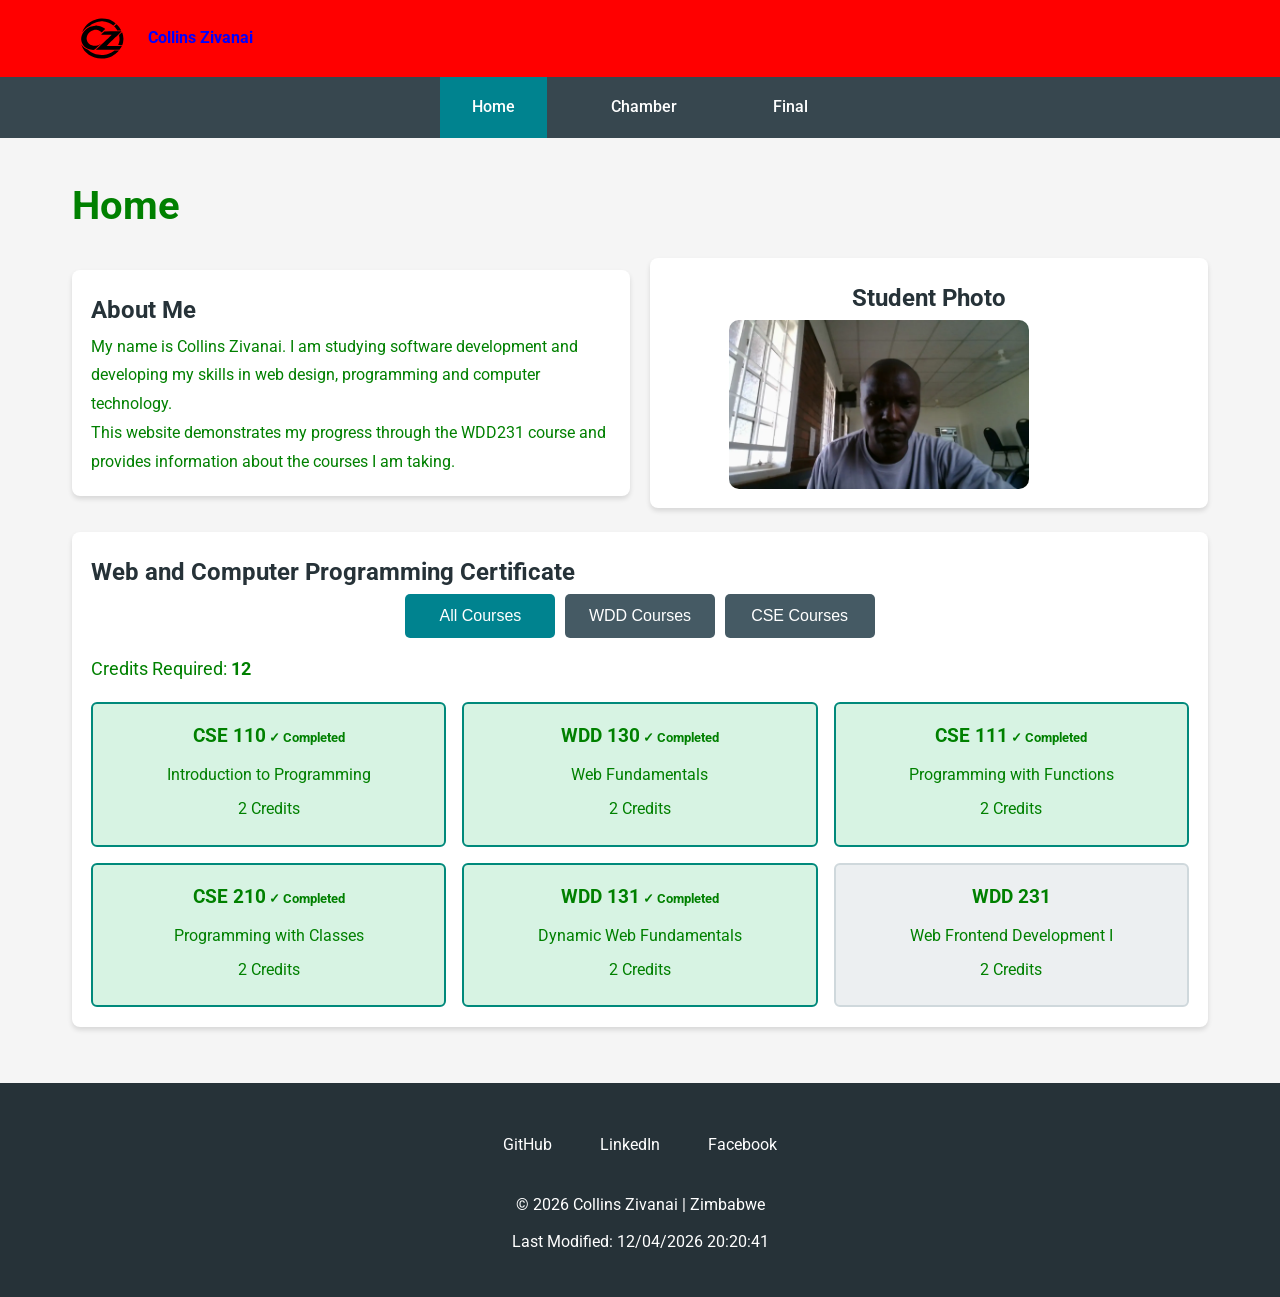
<file: index.html>
<!DOCTYPE html>
<html lang="en">

<head>
    <meta charset="UTF-8">

    <meta name="viewport" content="width=device-width, initial-scale=1.0">

    <meta name="description"
        content="Collins Zivanai's WDD231 course home page showing web development and programming courses.">

    <meta name="author" content="Collins Zivanai">

    <title>Collins Zivanai | WDD231 Home</title>

    <link rel="preconnect" href="https://fonts.googleapis.com">
    <link rel="preconnect" href="https://fonts.gstatic.com" crossorigin>

    <link href="https://fonts.googleapis.com/css2?family=Roboto:wght@400;500;700&display=swap" rel="stylesheet">

    <link rel="stylesheet" href="styles/small.css">
    <link rel="stylesheet" href="styles/larger.css">

    <script src="scripts/courses.js" defer></script>
    <script src="scripts/navigation.js" defer></script>
    <script src="scripts/main.js" defer></script>
</head>

<body>

    <header>
        <div class="header-container">

            <div class="profile">
                <img src="images/logo.svg" alt="Collins Zivanai logo">
                <span>Collins Zivanai</span>
            </div>

            <button id="menu-button" class="menu-button" aria-label="Open navigation menu" aria-expanded="false">
                ☰
            </button>

        </div>

        <nav id="navigation">
            <a href="index.html" class="active">Home</a>
            <a href="#">Chamber</a>
            <a href="#">Final</a>
        </nav>
    </header>


    <main>

        <h1>Home</h1>

        <div class="about-student-container">

            <section class="about-section">
                <div class="section-content">
                    <h2>About Me</h2>

                    <p>
                        My name is Collins Zivanai. I am studying software development
                        and developing my skills in web design, programming and
                        computer technology.
                    </p>

                    <p>
                        This website demonstrates my progress through the WDD231
                        course and provides information about the courses I am taking.
                    </p>
                </div>
            </section>

            <section class="student-section">
                <h2>Student Photo</h2>

                <div class="student-photo">
                    <img src="images/student.webp" alt="Photo of Collins Zivanai" loading="lazy">
                </div>
            </section>

        </div>


        <section class="courses-section">

            <h2>Web and Computer Programming Certificate</h2>

            <div class="course-buttons">

                <button id="all-courses" class="filter-button active">
                    All Courses
                </button>

                <button id="wdd-courses" class="filter-button">
                    WDD Courses
                </button>

                <button id="cse-courses" class="filter-button">
                    CSE Courses
                </button>

            </div>

            <p class="credits">
                Credits Required:
                <strong><span id="credit-total">0</span></strong>
            </p>

            <div id="course-container" class="course-container">
            </div>

        </section>

    </main>


    <footer>

        <div class="social-links">

            <a href="https://github.com/collinsz36" target="_blank" rel="noopener noreferrer" aria-label="GitHub">
                GitHub
            </a>

            <a href="#" target="_blank" rel="noopener noreferrer" aria-label="LinkedIn">
                LinkedIn
            </a>

            <a href="#" target="_blank" rel="noopener noreferrer" aria-label="Facebook">
                Facebook
            </a>

        </div>

        <p>
            &copy; <span id="currentyear"></span>
            Collins Zivanai
            | Zimbabwe
        </p>

        <p id="lastModified"></p>

    </footer>

</body>

</html>
</file>
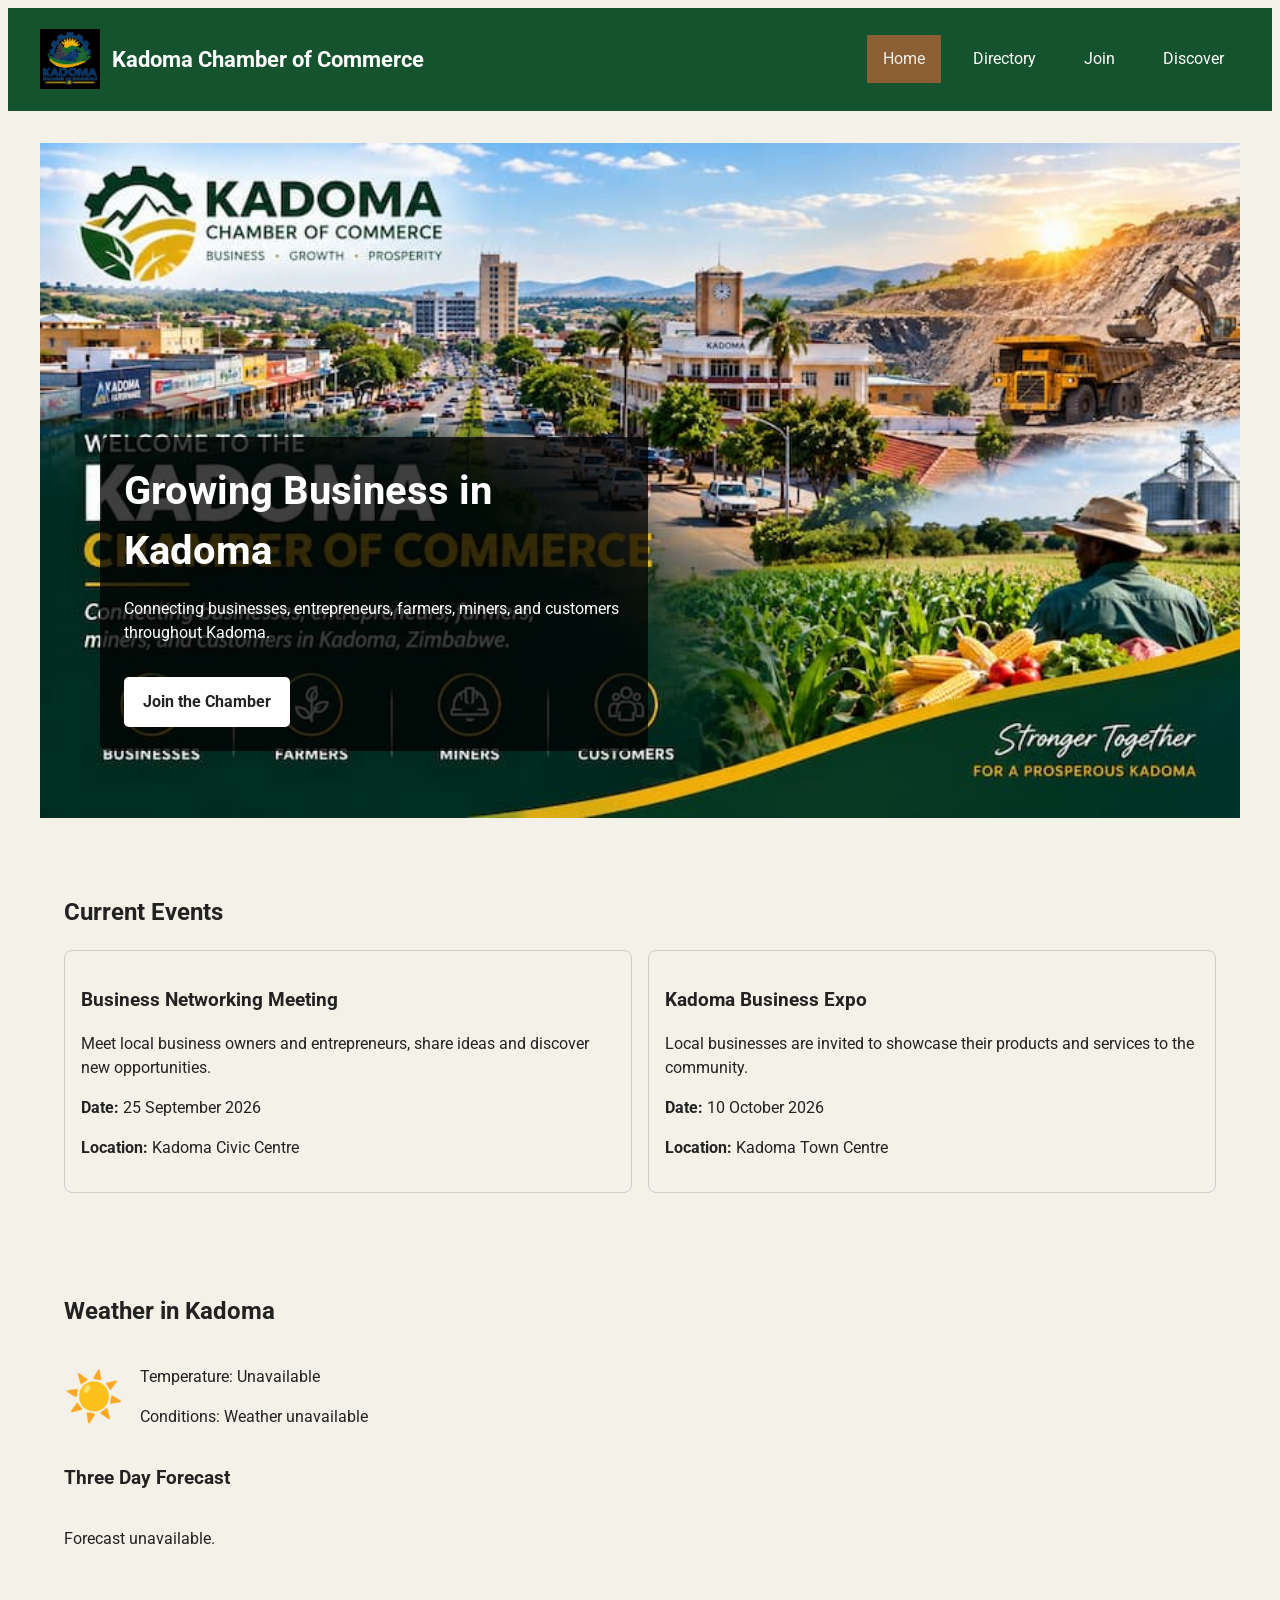
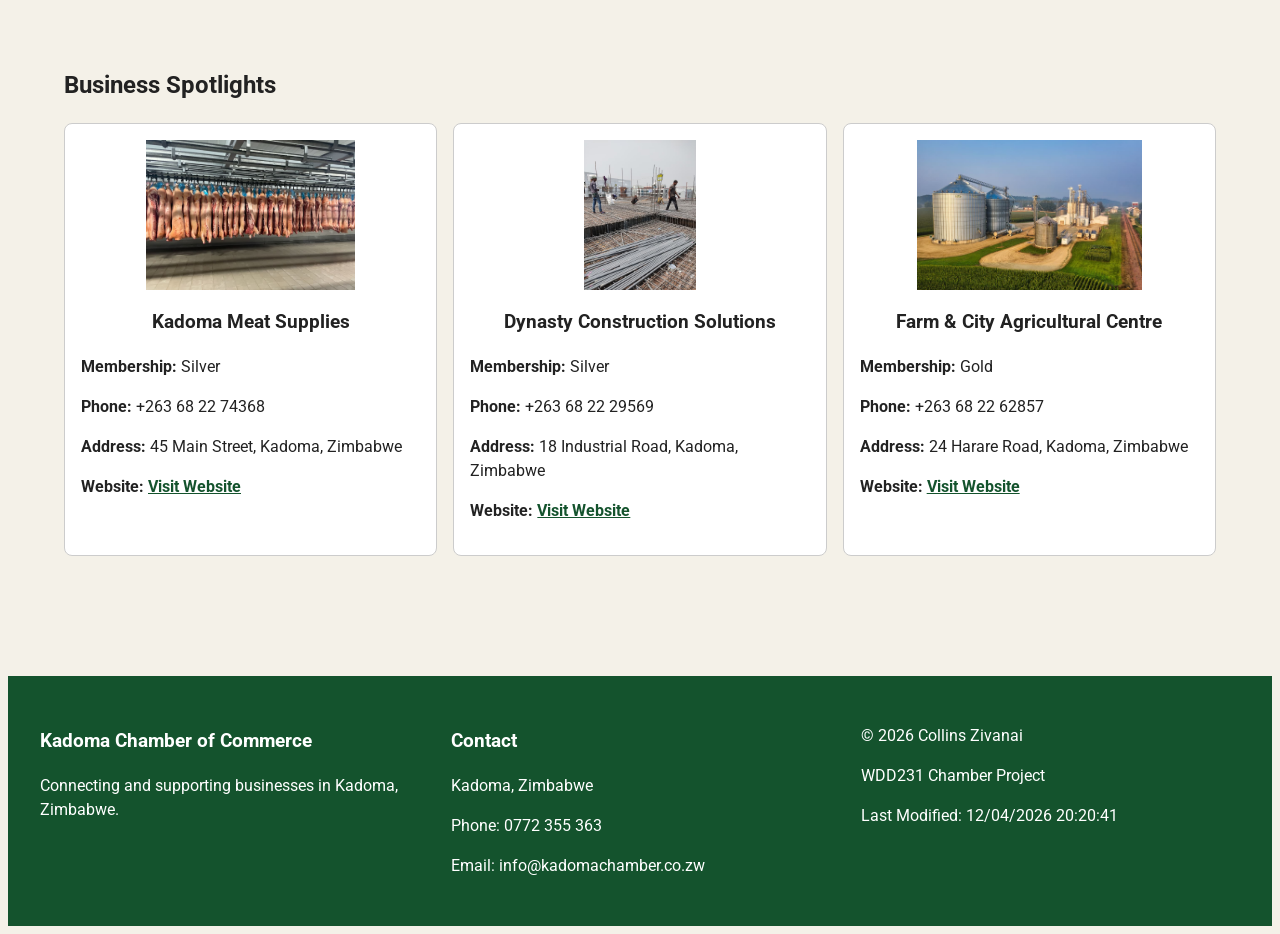
<file: chamber/index.html>
<!DOCTYPE html>
<html lang="en">

<head>
    <meta charset="UTF-8">

    <meta name="viewport" content="width=device-width, initial-scale=1.0">

    <title>Kadoma Chamber of Commerce | Home</title>

    <meta name="description"
        content="Kadoma Chamber of Commerce connects businesses, entrepreneurs, farmers, miners, and customers in Kadoma, Zimbabwe.">

    <meta name="author" content="Collins Zivanai">

    <meta property="og:title" content="Kadoma Chamber of Commerce">
    <meta property="og:description"
        content="Connecting businesses, entrepreneurs, farmers, miners, and customers in Kadoma, Zimbabwe.">
    <meta property="og:type" content="website">
    <meta property="og:url" content="https://collinsz36.github.io/wdd231/chamber/">
    <meta property="og:image" content="https://collinsz36.github.io/wdd231/chamber/images/kadoma-hero.jpg">

    <link rel="icon" href="images/favicon.ico">

    <link rel="preconnect" href="https://fonts.googleapis.com">
    <link rel="preconnect" href="https://fonts.gstatic.com" crossorigin>
    <link href="https://fonts.googleapis.com/css2?family=Roboto:wght@400;500;700&display=swap" rel="stylesheet">

    <link rel="stylesheet" href="styles/small.css">
    <link rel="stylesheet" href="styles/larger.css">

    <script src="scripts/navigation.js" defer></script>
    <script src="scripts/weather.js" defer></script>
    <script src="scripts/spotlights.js" defer></script>
    <script src="scripts/date.js" defer></script>
</head>

<body>

    <header>
        <div class="header-container">

            <div class="brand">
                <img src="images/kadoma-logo.jpg" alt="Kadoma Chamber of Commerce logo">

                <div>
                    <h2>Kadoma Chamber of Commerce</h2>
                </div>
            </div>

            <button id="menu-button" aria-label="Open navigation menu">
                ☰
            </button>

            <nav id="navigation">
                <a href="index.html" class="active">Home</a>
                <a href="directory.html">Directory</a>
                <a href="join.html">Join</a>
                <a href="discover.html">Discover</a>
            </nav>

        </div>
    </header>

    <main>

        <section class="hero">

            <img src="images/kadoma-hero.jpg" alt="Kadoma city and surrounding business community" width="1200"
                height="600">


            <div class="hero-content">
                <h1>Growing Business in Kadoma</h1>

                <p>
                    Connecting businesses, entrepreneurs, farmers,
                    miners, and customers throughout Kadoma.
                </p>

                <a href="join.html" class="join-button">
                    Join the Chamber
                </a>
            </div>

        </section>

        <section class="events-section">

            <h2>Current Events</h2>

            <div class="events-container">

                <article class="event-card">
                    <h3>Business Networking Meeting</h3>

                    <p>
                        Meet local business owners and entrepreneurs,
                        share ideas and discover new opportunities.
                    </p>

                    <p>
                        <strong>Date:</strong> 25 September 2026
                    </p>

                    <p>
                        <strong>Location:</strong> Kadoma Civic Centre
                    </p>
                </article>

                <article class="event-card">

                    <h3>Kadoma Business Expo</h3>

                    <p>
                        Local businesses are invited to showcase their
                        products and services to the community.
                    </p>

                    <p>
                        <strong>Date:</strong> 10 October 2026
                    </p>

                    <p>
                        <strong>Location:</strong> Kadoma Town Centre
                    </p>

                </article>

            </div>

        </section>

        <section class="weather-section">

            <h2>Weather in Kadoma</h2>

            <div class="weather-current">

                <div class="weather-icon">
                    <span id="weather-icon">☀️</span>
                </div>

                <div>
                    <p>
                        Temperature:
                        <span id="current-temperature">Loading...</span>
                    </p>

                    <p>
                        Conditions:
                        <span id="weather-description">Loading...</span>
                    </p>
                </div>

            </div>

            <h3>Three Day Forecast</h3>

            <div id="forecast" class="forecast-container">
                <p>Loading forecast...</p>
            </div>

        </section>

        <section class="spotlights-section">

            <h2>Business Spotlights</h2>

            <div id="spotlights" class="spotlights-container">

                <p>Loading business spotlights...</p>

            </div>

        </section>

    </main>


    <footer>

        <div class="footer-container">

            <div>
                <h3>Kadoma Chamber of Commerce</h3>

                <p>
                    Connecting and supporting businesses
                    in Kadoma, Zimbabwe.
                </p>
            </div>

            <div>
                <h3>Contact</h3>

                <p>Kadoma, Zimbabwe</p>
                <p>Phone: 0772 355 363</p>
                <p>Email: info@kadomachamber.co.zw</p>
            </div>

            <div>
                <p>
                    &copy;
                    <span id="currentyear"></span>
                    Collins Zivanai
                </p>

                <p>
                    WDD231 Chamber Project
                </p>

                <p id="lastModified"></p>
            </div>

        </div>

    </footer>

</body>

</html>
</file>
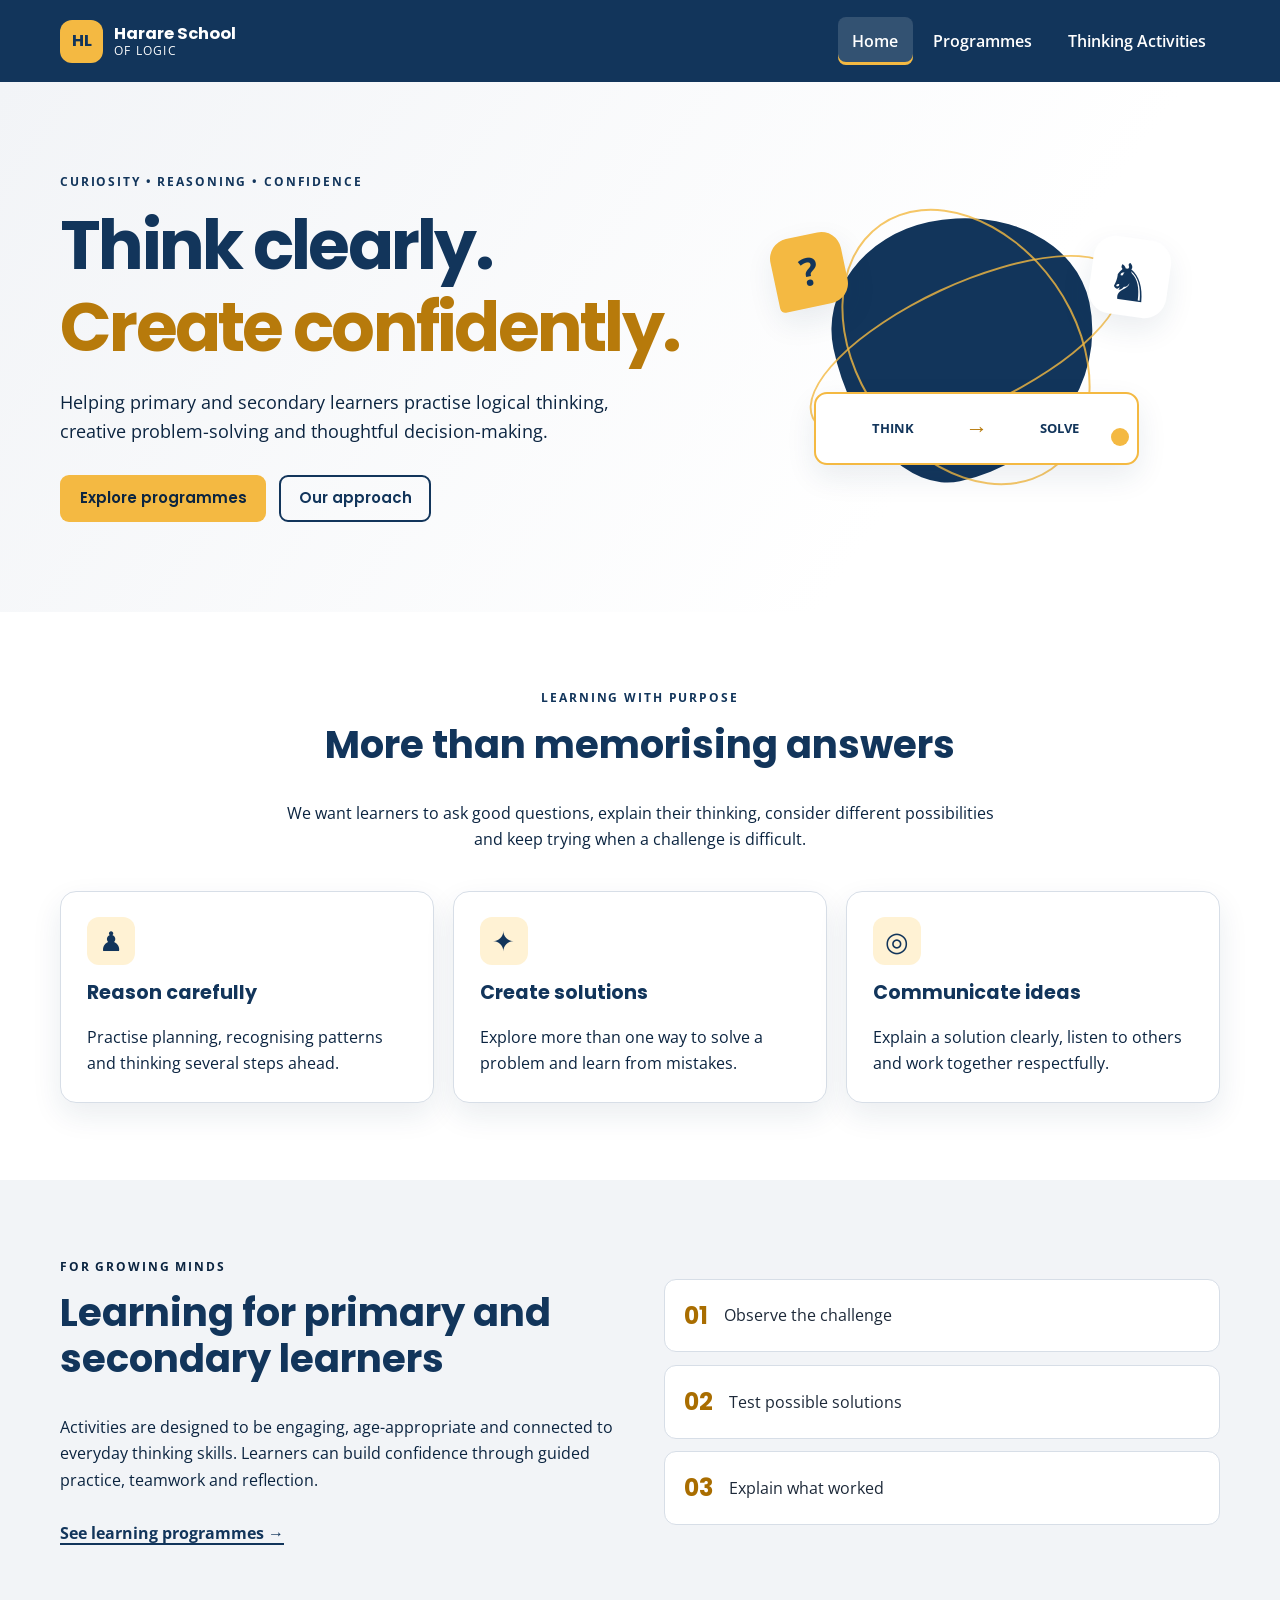
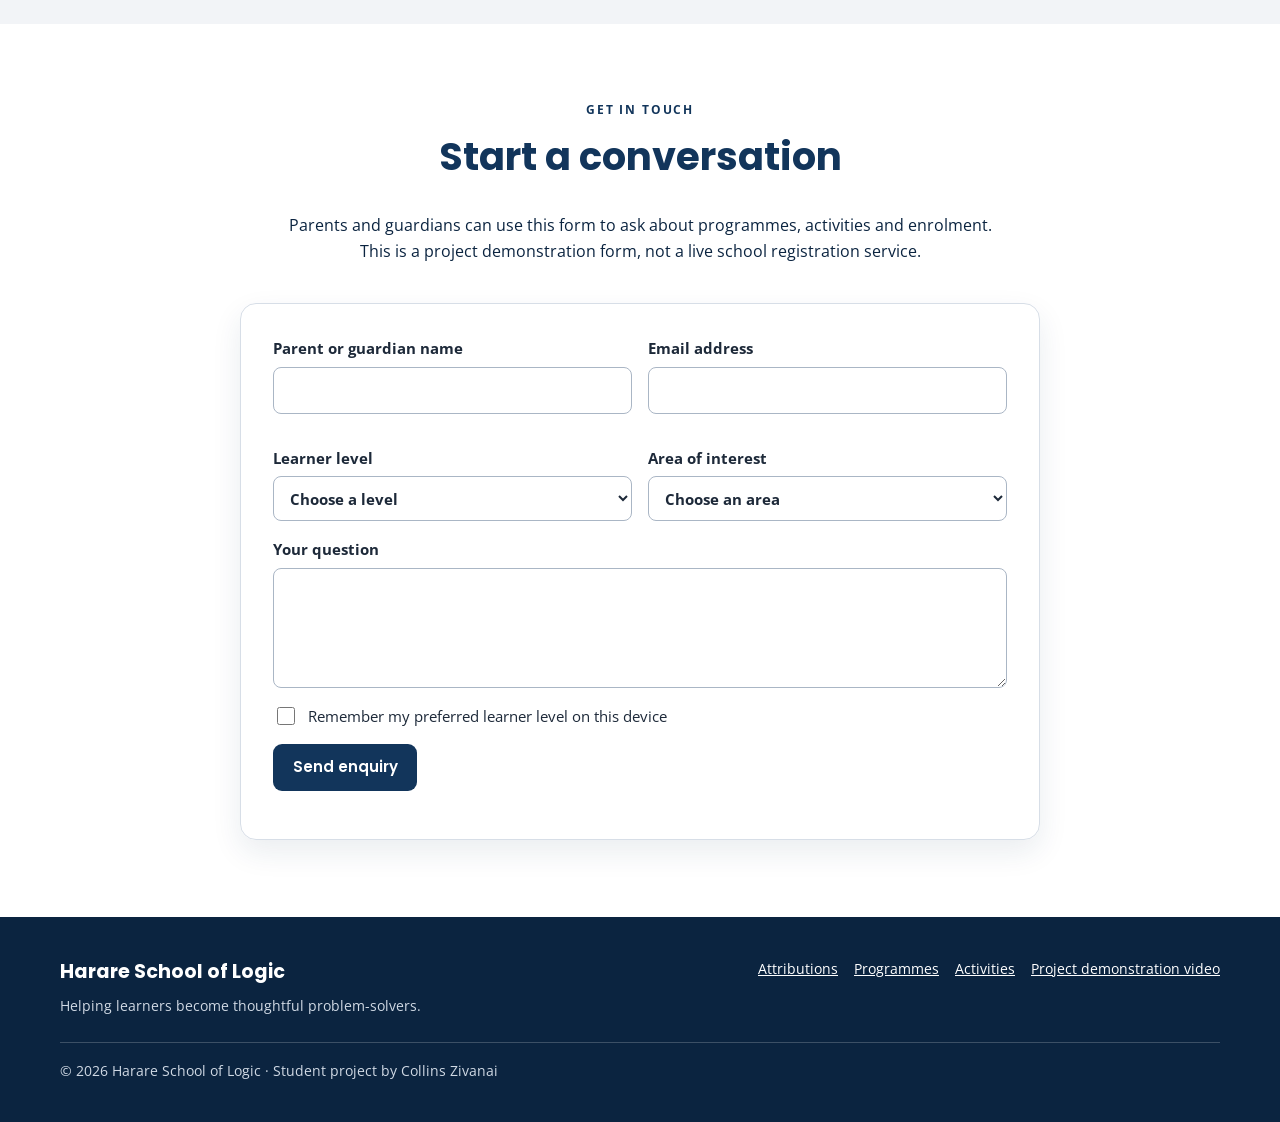
<file: finalproject/index.html>
<!DOCTYPE html>
<html lang="en">

<head>
    <meta charset="UTF-8">
    <meta name="viewport" content="width=device-width, initial-scale=1.0">
    <meta name="description"
        content="Discover Harare School of Logic, a learning community helping primary and secondary learners grow in reasoning, creativity and problem-solving.">
    <meta name="author" content="Collins Zivanai">
    <meta property="og:title" content="Harare School of Logic | Think Clearly. Create Confidently.">
    <meta property="og:description"
        content="Explore learning programmes and thinking activities at Harare School of Logic.">
    <meta property="og:type" content="website">
    <meta property="og:url" content="https://collinsz36.github.io/wdd231/finalproject/">
    <meta property="og:image" content="https://collinsz36.github.io/wdd231/finalproject/images/social-preview.png">
    <title>Harare School of Logic | Home</title>
    <link rel="icon" href="images/favicon.svg" type="image/svg+xml">
    <link rel="preconnect" href="https://fonts.googleapis.com">
    <link rel="preconnect" href="https://fonts.gstatic.com" crossorigin>
    <link
        href="https://fonts.googleapis.com/css2?family=Open+Sans:wght@400;600;700&family=Poppins:wght@500;600;700&display=swap"
        rel="stylesheet">
    <link rel="stylesheet" href="styles/site.css">
    <link rel="stylesheet" href="styles/preview.css">
    <script type="module" src="scripts/main.js"></script>
</head>

<body>
    <a class="skip-link" href="#main">Skip to main content</a>
    <header class="site-header">
        <a class="brand" href="index.html" aria-label="Harare School of Logic home">
            <span class="brand-mark" aria-hidden="true">HL</span>
            <span>Harare School <small>of Logic</small></span>
        </a>
        <button class="menu-button" aria-label="Open navigation menu" aria-expanded="false"
            aria-controls="site-nav">☰</button>
        <nav class="site-nav" id="site-nav" aria-label="Main navigation">
            <a class="active" aria-current="page" href="index.html">Home</a>
            <a href="programs.html">Programmes</a>
            <a href="activities.html">Thinking Activities</a>
        </nav>
    </header>
    <main id="main">
        <section class="hero">
            <div class="hero-content">
                <p class="eyebrow">Curiosity • Reasoning • Confidence</p>
                <h1>Think clearly.<br><span>Create confidently.</span></h1>
                <p>Helping primary and secondary learners practise logical thinking, creative problem-solving and
                    thoughtful decision-making.</p>
                <div class="hero-actions">
                    <a class="button button-gold" href="programs.html">Explore programmes</a>
                    <a class="button button-outline" href="#approach">Our approach</a>
                </div>
            </div>
            <div class="hero-art" role="img" aria-label="Illustration of a learner exploring logic puzzles">
                <div class="orbit orbit-one"></div>
                <div class="orbit orbit-two"></div>
                <div class="puzzle-piece">?</div>
                <div class="chess-piece">♞</div>
                <div class="logic-card"><span>THINK</span><strong>→</strong><span>SOLVE</span></div>
                <div class="gold-dot"></div>
            </div>
        </section>

        <section class="section intro" id="approach">
            <div class="section-heading">
                <p class="eyebrow">Learning with purpose</p>
                <h2>More than memorising answers</h2>
                <p>We want learners to ask good questions, explain their thinking, consider different possibilities and
                    keep trying when a challenge is difficult.</p>
            </div>
            <div class="feature-grid">
                <article class="feature-card"><span class="feature-icon" aria-hidden="true">♟</span>
                    <h3>Reason carefully</h3>
                    <p>Practise planning, recognising patterns and thinking several steps ahead.</p>
                </article>
                <article class="feature-card"><span class="feature-icon" aria-hidden="true">✦</span>
                    <h3>Create solutions</h3>
                    <p>Explore more than one way to solve a problem and learn from mistakes.</p>
                </article>
                <article class="feature-card"><span class="feature-icon" aria-hidden="true">◎</span>
                    <h3>Communicate ideas</h3>
                    <p>Explain a solution clearly, listen to others and work together respectfully.</p>
                </article>
            </div>
        </section>

        <section class="section section-muted">
            <div class="split-layout">
                <div>
                    <p class="eyebrow">For growing minds</p>
                    <h2>Learning for primary and secondary learners</h2>
                    <p>Activities are designed to be engaging, age-appropriate and connected to everyday thinking
                        skills. Learners can build confidence through guided practice, teamwork and reflection.</p>
                    <a class="text-link" href="programs.html">See learning programmes <span
                            aria-hidden="true">→</span></a>
                </div>
                <div class="stat-panel">
                    <div><strong>01</strong><span>Observe the challenge</span></div>
                    <div><strong>02</strong><span>Test possible solutions</span></div>
                    <div><strong>03</strong><span>Explain what worked</span></div>
                </div>
            </div>
        </section>

        <section class="section">
            <div class="section-heading">
                <p class="eyebrow">Get in touch</p>
                <h2>Start a conversation</h2>
                <p>Parents and guardians can use this form to ask about programmes, activities and enrolment. This is a
                    project demonstration form, not a live school registration service.</p>
            </div>
            <form class="contact-form" action="thankyou.html" method="get">
                <div class="form-grid">
                    <label for="parent-name">Parent or guardian name<input id="parent-name" name="name"
                            autocomplete="name" required maxlength="70"></label>
                    <label for="email">Email address<input id="email" name="email" type="email" autocomplete="email"
                            required></label>
                    <label for="learner-level">Learner level<select id="learner-level" name="level" required>
                            <option value="">Choose a level</option>
                            <option>Primary school</option>
                            <option>Secondary school</option>
                        </select></label>
                    <label for="interest">Area of interest<select id="interest" name="interest" required>
                            <option value="">Choose an area</option>
                            <option>Chess and strategy</option>
                            <option>Logic puzzles</option>
                            <option>Debate and communication</option>
                            <option>General enrolment information</option>
                        </select></label>
                </div>
                <label for="message">Your question<textarea id="message" name="message" rows="4" maxlength="500"
                        required></textarea></label>
                <label class="check-label"><input type="checkbox" id="save-preference"> Remember my preferred learner
                    level on this device</label>
                <button class="button button-blue" type="submit">Send enquiry</button>
                <p id="form-status" class="form-status" aria-live="polite"></p>
            </form>
        </section>
    </main>
    <footer class="site-footer">
        <div><a class="footer-brand" href="index.html">Harare School of Logic</a>
            <p>Helping learners become thoughtful problem-solvers.</p>
        </div>
        <div class="footer-links"><a href="attributions.html">Attributions</a><a href="programs.html">Programmes</a><a
                href="activities.html">Activities</a><a href="#" class="video-link">Project demonstration video</a>
        </div>
        <p class="copyright">© <span id="year"></span> Harare School of Logic · Student project by Collins Zivanai</p>
    </footer>
</body>

</html>
</file>
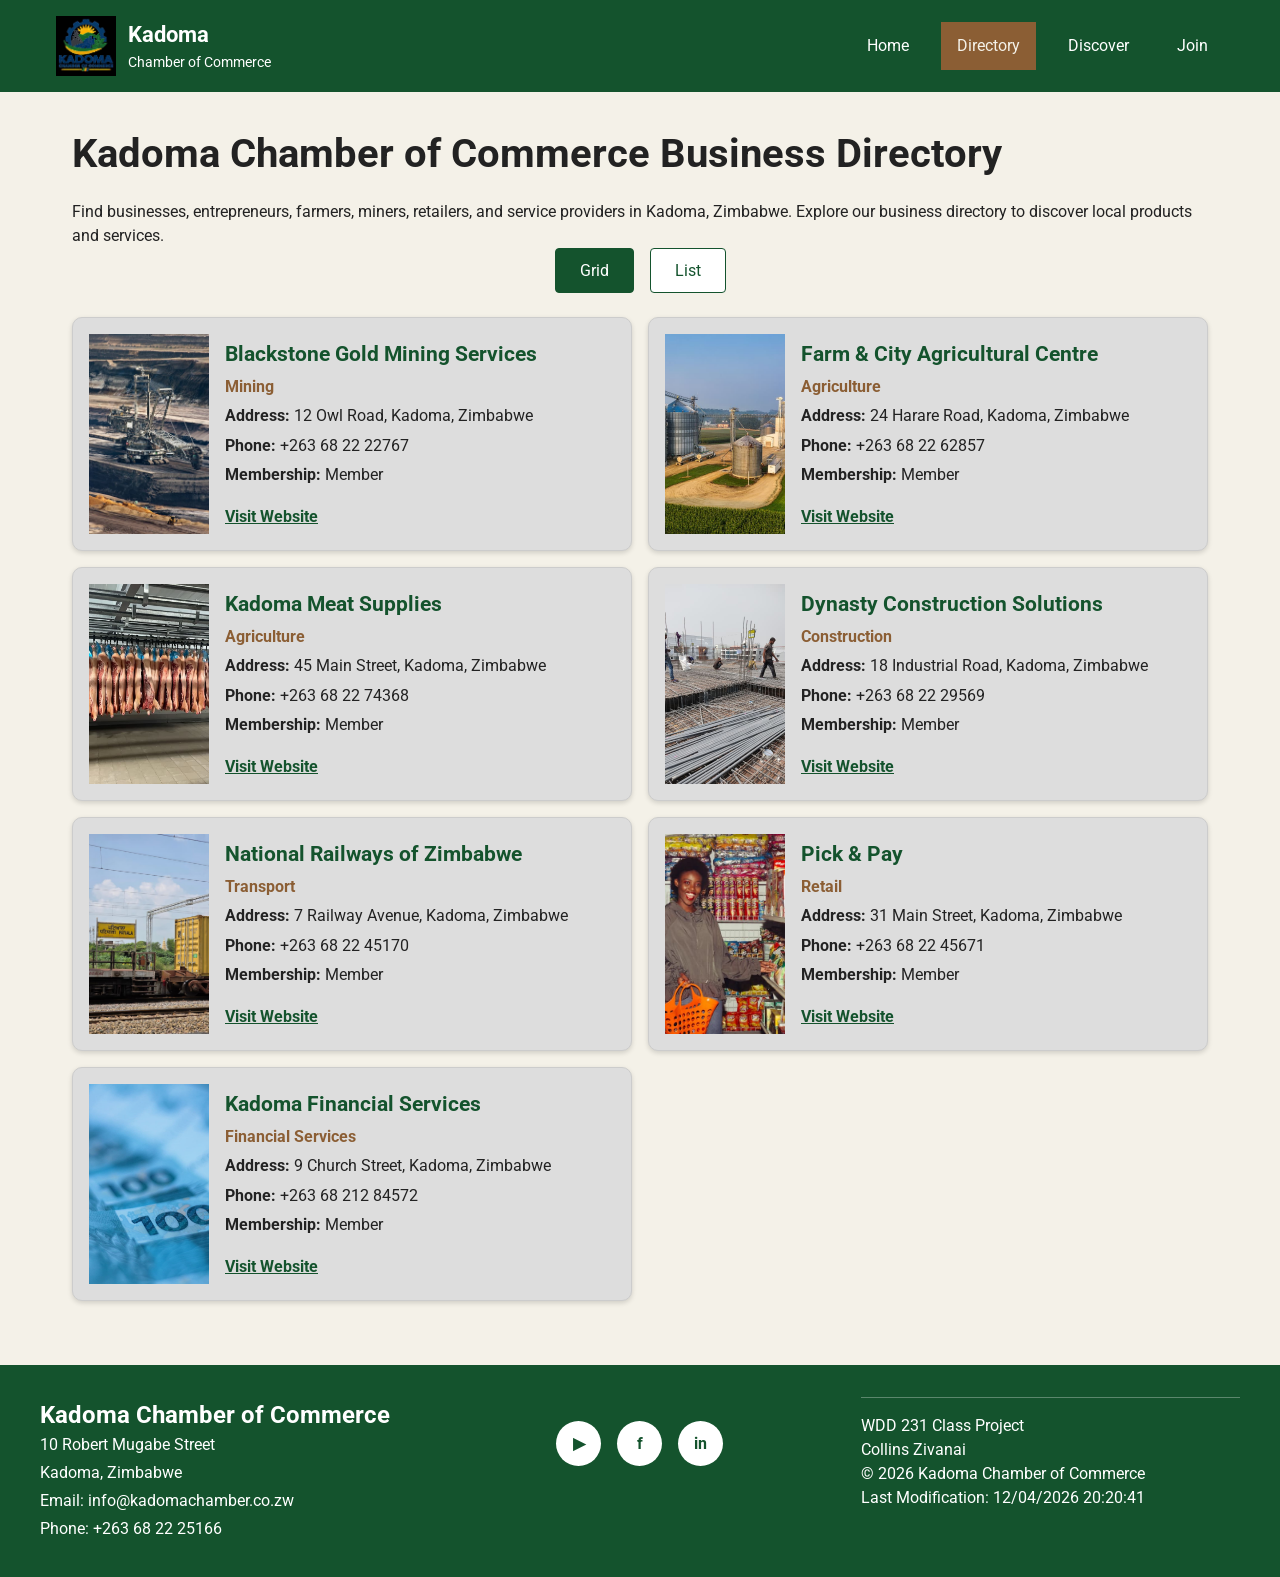
<file: chamber/directory.html>
<!DOCTYPE html>
<html lang="en">

<head>
    <meta charset="UTF-8">

    <meta name="viewport" content="width=device-width, initial-scale=1.0">

    <meta name="description"
        content="Kadoma Chamber of Commerce business directory connecting businesses, entrepreneurs, farmers, miners, and customers in Kadoma, Zimbabwe.">

    <meta name="author" content="Collins Zivanai">
    <link rel="preconnect" href="https://fonts.googleapis.com">
    <link rel="preconnect" href="https://fonts.gstatic.com" crossorigin>
    <link
        href="https://fonts.googleapis.com/css2?family=Lato:ital,wght@0,100;0,300;0,400;0,700;0,900;1,100;1,300;1,400;1,700;1,900&family=Roboto&family=Roboto+Mono:ital,wght@0,100..700;1,100..700&display=swap"
        rel="stylesheet">
    <meta property="og:title" content="Kadoma Chamber of Commerce Directory">
    <meta property="og:description"
        content="Discover businesses and services in Kadoma, Zimbabwe through the Kadoma Chamber of Commerce directory.">
    <meta property="og:image" content="https://collinsz36.github.io/wdd231/chamber/images/kadoma-logo.jpg">
    <meta property="og:url" content="https://collinsz36.github.io/wdd231/chamber/directory.html">
    <meta property="og:type" content="website">

    <title>Kadoma Chamber of Commerce | Business Directory</title>

    <link rel="icon" href="images/favicon.ico">

    <link rel="stylesheet" href="styles/normalize.css">
    <link rel="stylesheet" href="styles/small.css">
    <link rel="stylesheet" href="styles/larger.css">

    <script src="scripts/directory.js" defer></script>
</head>

<body>

    <header>

        <div class="header-container">

            <div class="brand">
                <img src="images/kadoma-logo.jpg" alt="Kadoma Chamber of Commerce logo">

                <div>
                    <h2>Kadoma</h2>
                    <p>Chamber of Commerce</p>
                </div>
            </div>

            <button id="menu-button" aria-label="Open navigation menu">
                ☰
            </button>

            <nav id="navigation">

                <a href="index.html">Home</a>

                <a href="directory.html" class="active">
                    Directory
                </a>

                <a href="discover.html">Discover</a>

                <a href="join.html">Join</a>

            </nav>

        </div>

    </header>


    <main>

        <h1>Kadoma Chamber of Commerce Business Directory</h1>

        <p>
            Find businesses, entrepreneurs, farmers, miners, retailers,
            and service providers in Kadoma, Zimbabwe. Explore our business
            directory to discover local products and services.
        </p>

        <div class="directory-controls">

            <button id="grid-button" class="view-button active">
                Grid
            </button>

            <button id="list-button" class="view-button">
                List
            </button>

        </div>


        <div id="members" class="members grid-view">

            <p class="loading">
                Loading Kadoma businesses...
            </p>

        </div>

    </main>


    <footer>

        <div class="footer-container">

            <div class="footer-contact">

                <h2>Kadoma Chamber of Commerce</h2>

                <p>10 Robert Mugabe Street</p>

                <p>Kadoma, Zimbabwe</p>

                <p>Email: info@kadomachamber.co.zw</p>

                <p>Phone: +263 68 22 25166</p>

            </div>


            <div class="footer-social">

                <a href="#" aria-label="Kadoma Chamber YouTube">
                    ▶
                </a>

                <a href="#" aria-label="Kadoma Chamber Facebook">
                    f
                </a>

                <a href="#" aria-label="Kadoma Chamber LinkedIn">
                    in
                </a>

            </div>


            <div class="footer-development">

                <p>WDD 231 Class Project</p>

                <p>Collins Zivanai</p>

                <p>
                    © <span id="currentyear"></span>
                    Kadoma Chamber of Commerce
                </p>

                <p>
                    Last Modification:
                    <span id="lastModified"></span>
                </p>

            </div>

        </div>

    </footer>

</body>

</html>
</file>
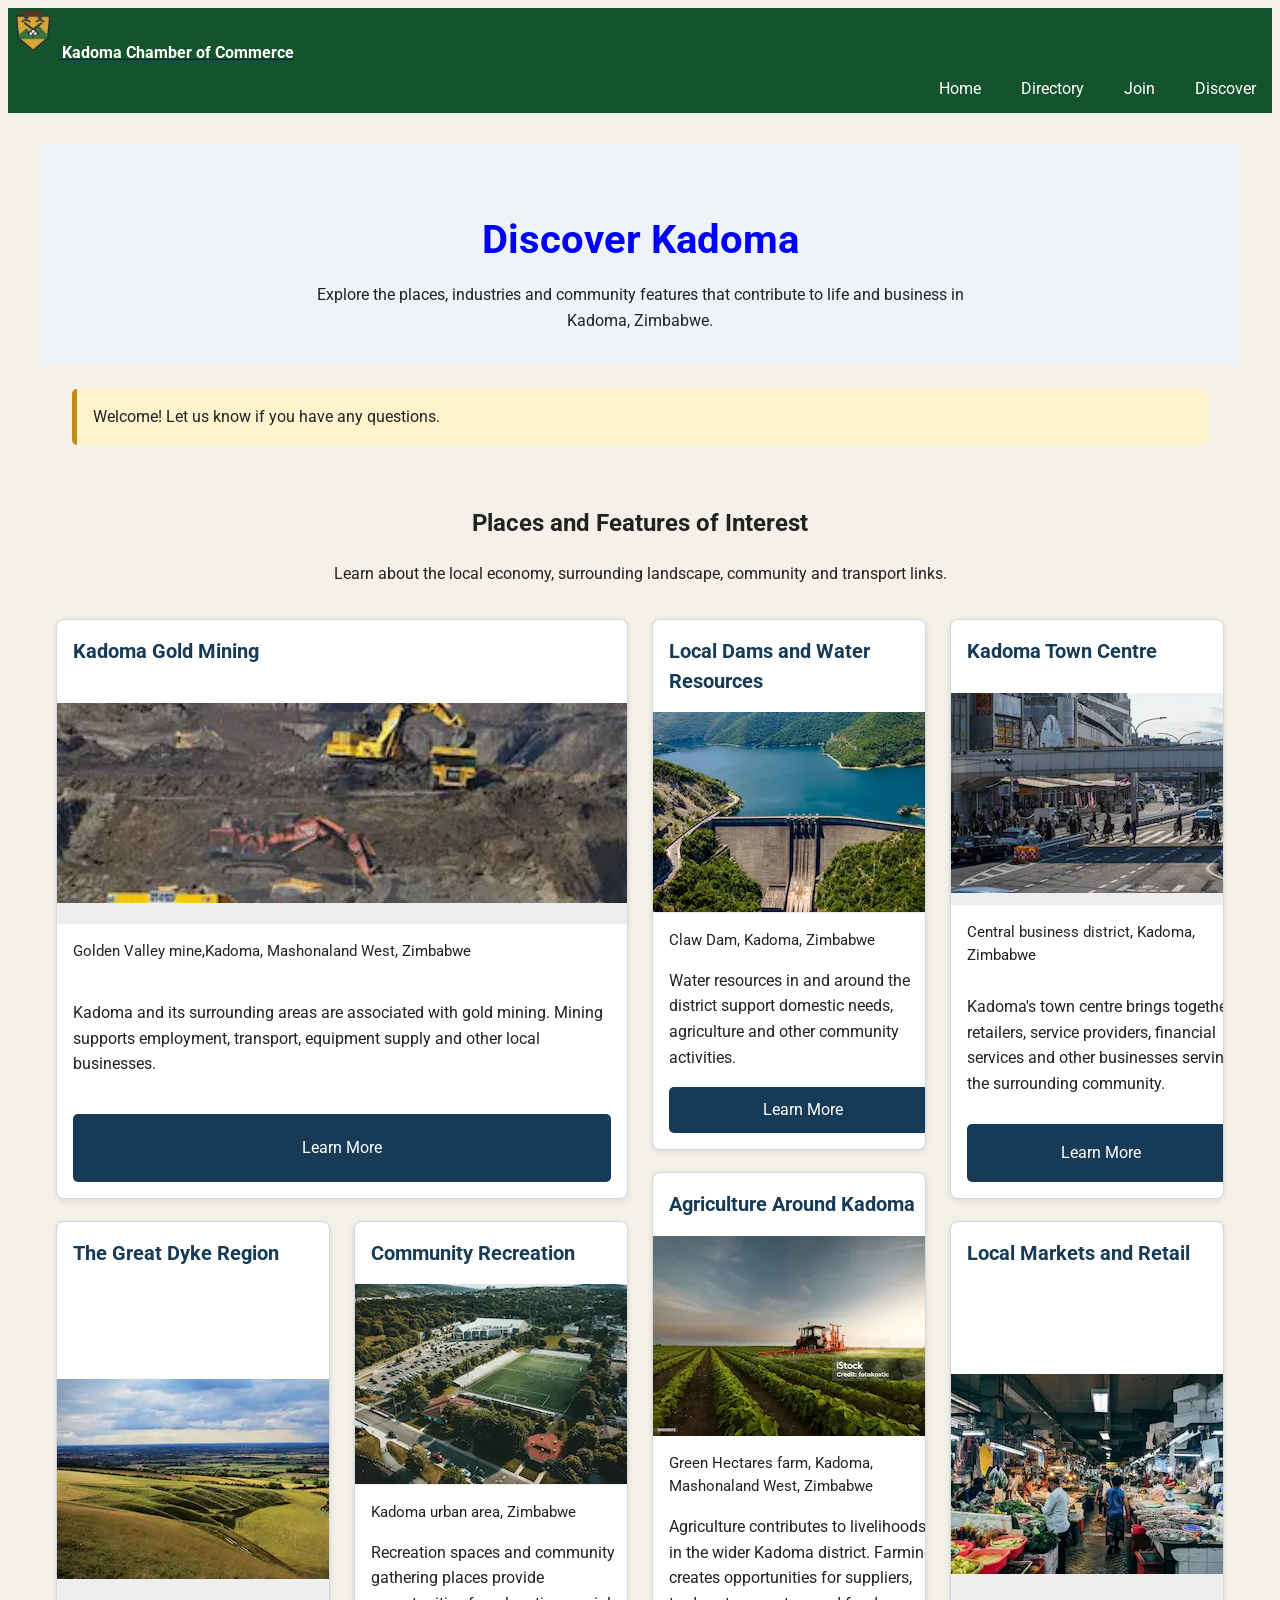
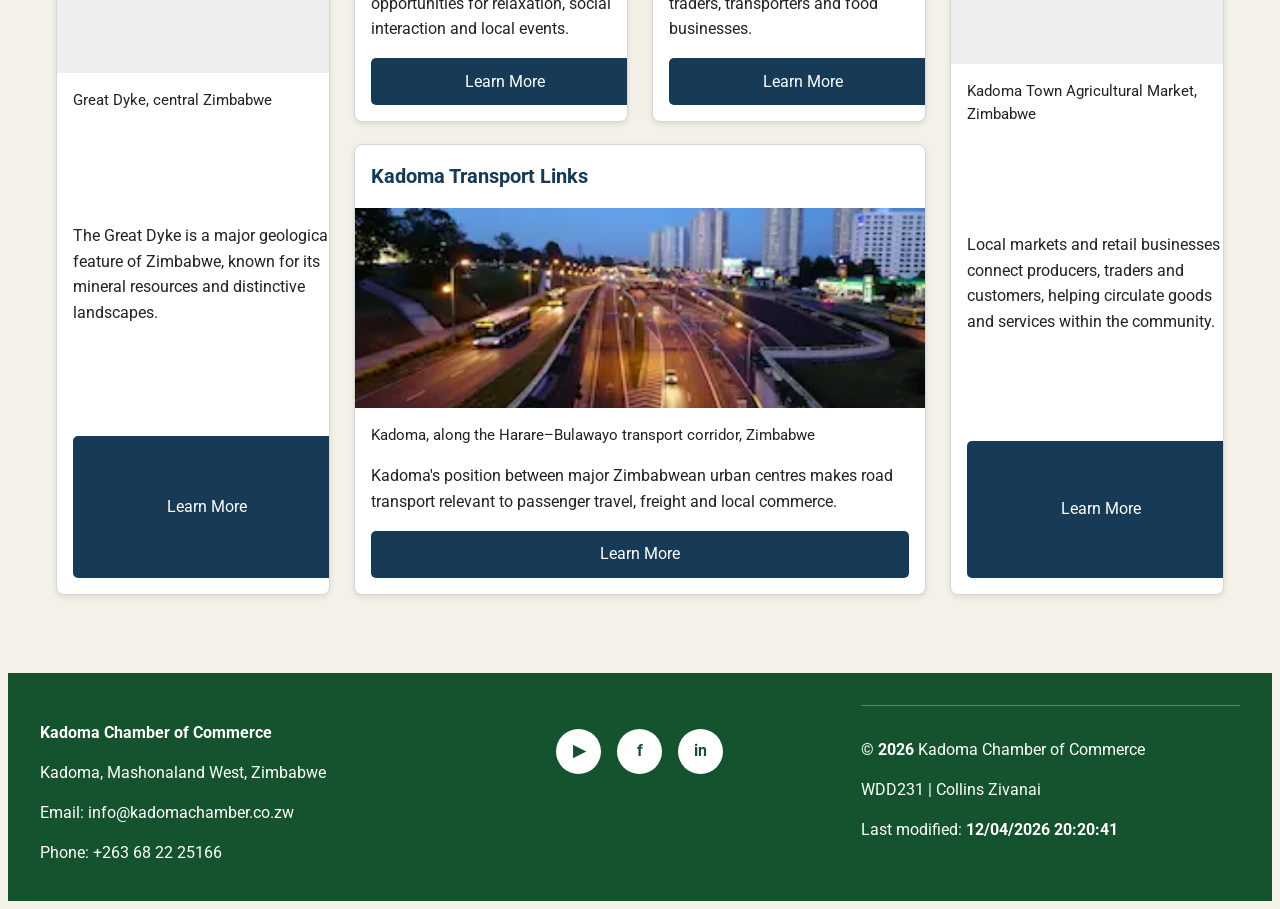
<file: chamber/discover.html>
<!DOCTYPE html>
<html lang="en">

<head>
    <meta charset="UTF-8">
    <meta name="viewport" content="width=device-width, initial-scale=1.0">

    <meta name="description"
        content="Discover Kadoma, Zimbabwe. Explore local business, mining, agriculture, markets and regional features with the Kadoma Chamber of Commerce.">

    <meta name="author" content="Collins Zivanai">
    <link rel="preconnect" href="https://fonts.googleapis.com">
    <link rel="preconnect" href="https://fonts.gstatic.com" crossorigin>
    <link
        href="https://fonts.googleapis.com/css2?family=Lato:ital,wght@0,100;0,300;0,400;0,700;0,900;1,100;1,300;1,400;1,700;1,900&family=Roboto&family=Roboto+Mono:ital,wght@0,100..700;1,100..700&display=swap"
        rel="stylesheet">
    <meta property="og:title" content="Kadoma Chamber of Commerce Discover">
    <meta property="og:description"
        content="Discover businesses and services in Kadoma, Zimbabwe through the Kadoma Chamber of Commerce directory.">
    <meta property="og:image" content="https://collinsz36.github.io/wdd231/chamber/images/kadoma-logo.jpg">
    <meta property="og:url" content="https://collinsz36.github.io/wdd231/chamber/directory.html">
    <meta property="og:type" content="website">

    <title>Discover Kadoma | Kadoma Chamber of Commerce</title>

    <link rel="icon" href="images/favicon.ico">
    <link rel="stylesheet" href="styles/small.css">
    <link rel="stylesheet" href="styles/larger.css">
    <link rel="stylesheet" href="styles/discover.css">

    <script src="scripts/discover.js" defer></script>
    <script type="module" src="scripts/discover.js"></script>

</head>

<body>
    <header>
        <div class="header-content">
            <a href="index.html" class="site-brand">
                <img src="images/favicon.ico" alt="Kadoma Chamber of Commerce logo" width="50" height="50">
                <span>Kadoma Chamber of Commerce</span>
            </a>

            <button id="menu-button" aria-label="Open navigation menu" aria-expanded="false">
                ☰
            </button>
        </div>

        <nav id="main-navigation" aria-label="Main navigation">
            <a href="index.html">Home</a>
            <a href="directory.html">Directory</a>
            <a href="join.html">Join</a>
            <a href="discover.html" aria-current="page">Discover</a>
        </nav>
    </header>

    <main>
        <section class="discover-intro">
            <h1>Discover Kadoma</h1>
            <p>
                Explore the places, industries and community features
                that contribute to life and business in Kadoma, Zimbabwe.
            </p>
        </section>

        <section class="visitor-message" aria-live="polite" aria-atomic="true">
            <p id="visit-message">
                Welcome! Let us know if you have any questions.
            </p>
        </section>

        <section class="discover-section">
            <h2>Places and Features of Interest</h2>
            <p class="section-description">
                Learn about the local economy, surrounding landscape,
                community and transport links.
            </p>

            <div id="discover-grid" class="discover-grid">
                <p>Loading places of interest...</p>
            </div>
        </section>
    </main>

    <footer>
        <div class="footer-container">
            <div class="footer-contact">
                <p><strong>Kadoma Chamber of Commerce</strong></p>
                <p>Kadoma, Mashonaland West, Zimbabwe</p>
                <p>Email: info@kadomachamber.co.zw</p>
                <p>Phone: +263 68 22 25166</p>
            </div>


            <div class="footer-social">

                <a href="#" aria-label="Kadoma Chamber YouTube">
                    ▶
                </a>

                <a href="#" aria-label="Kadoma Chamber Facebook">
                    f
                </a>

                <a href="#" aria-label="Kadoma Chamber LinkedIn">
                    in
                </a>

            </div>

            <div class="footer-development">
                <p>
                    &copy; <span id="current-year"></span>
                    Kadoma Chamber of Commerce
                </p>
                <p>WDD231 | Collins Zivanai</p>
                <p>Last modified: <span id="last-modified"></span></p>
            </div>
        </div>
    </footer>
</body>

</html>
</file>
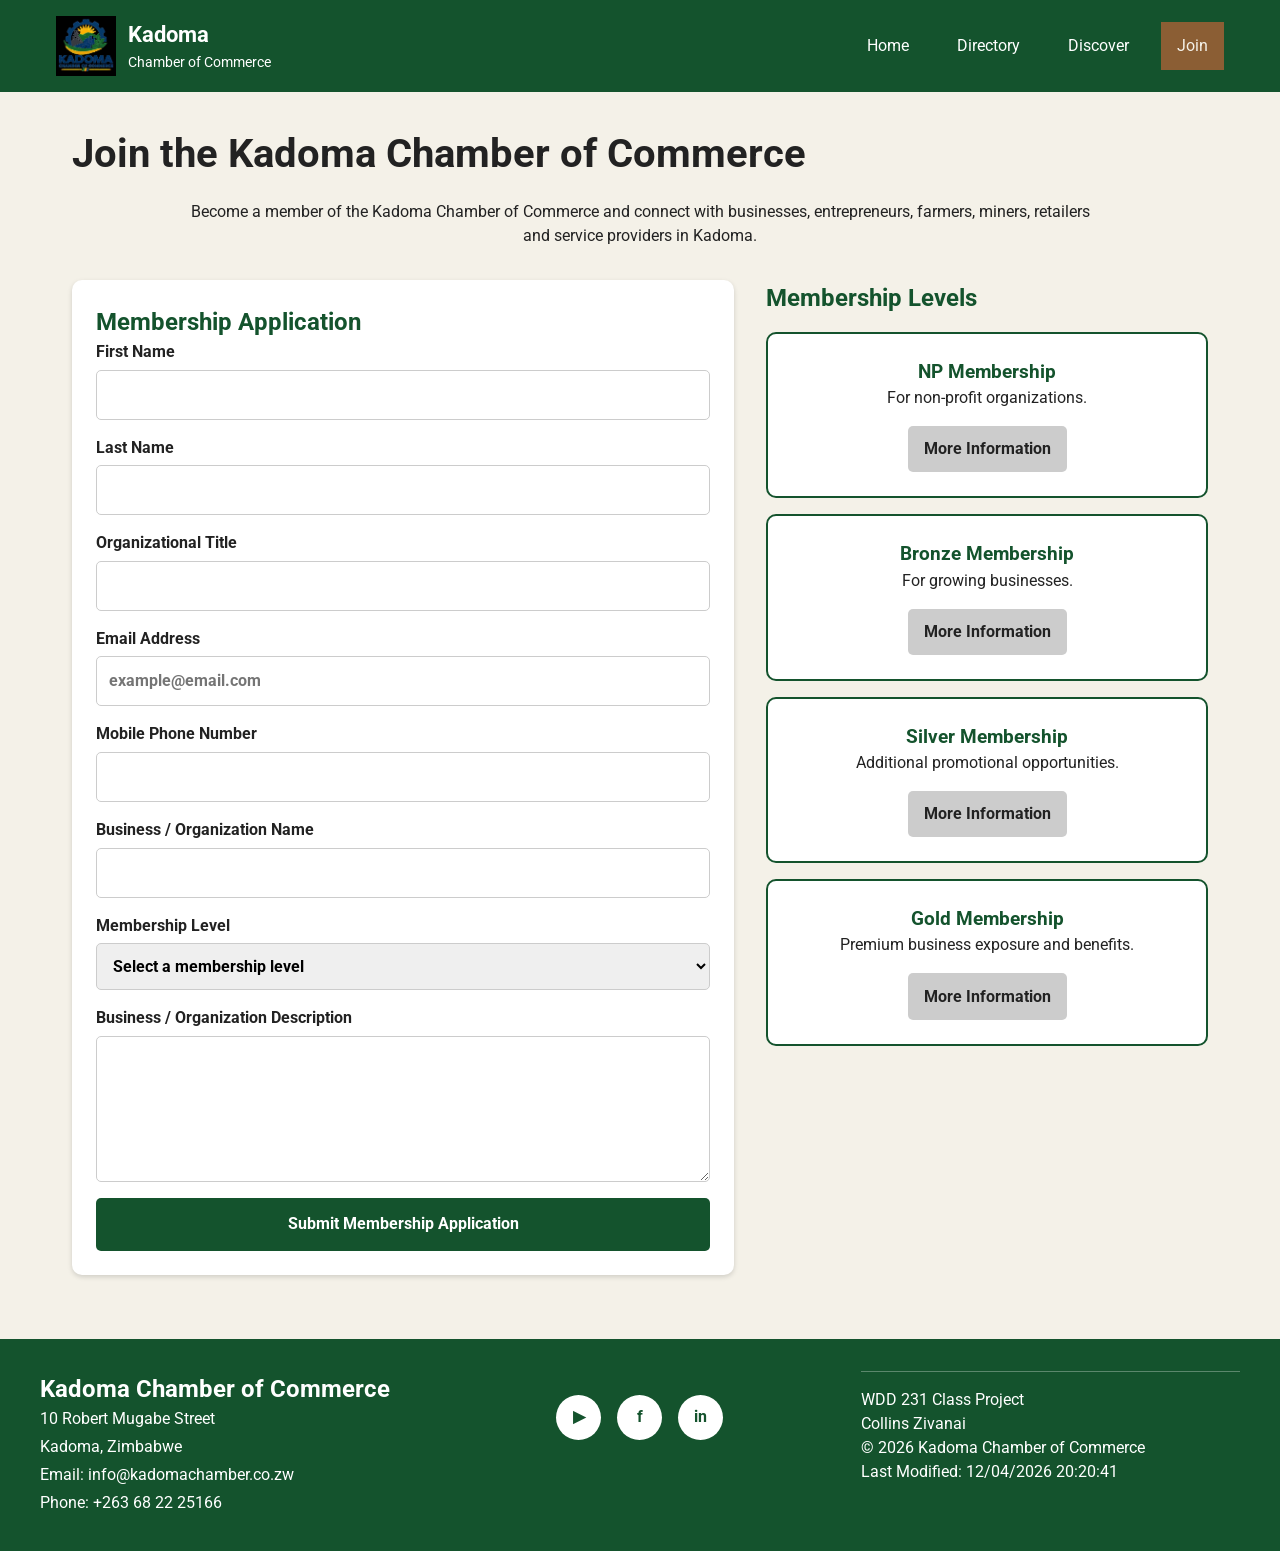
<file: chamber/join.html>
<!DOCTYPE html>
<html lang="en">

<head>
    <meta charset="UTF-8">

    <meta name="viewport" content="width=device-width, initial-scale=1.0">

    <meta name="description"
        content="Join the Kadoma Chamber of Commerce and connect your business with businesses, entrepreneurs, farmers, miners, and customers in Kadoma, Zimbabwe.">

    <meta name="author" content="Collins Zivanai">

    <link rel="preconnect" href="https://fonts.googleapis.com">
    <link rel="preconnect" href="https://fonts.gstatic.com" crossorigin>

    <link
        href="https://fonts.googleapis.com/css2?family=Lato:ital,wght@0,100;0,300;0,400;0,700;0,900;1,100;1,300;1,400;1,700;1,900&family=Roboto&family=Roboto+Mono:ital,wght@0,100..700;1,100..700&display=swap"
        rel="stylesheet">

    <meta property="og:title" content="Kadoma Chamber of Commerce | Join">
    <meta property="og:description" content="Apply for membership with the Kadoma Chamber of Commerce.">
    <meta property="og:image" content="https://collinsz36.github.io/wdd231/chamber/images/kadoma-logo.jpg">
    <meta property="og:url" content="https://collinsz36.github.io/wdd231/chamber/join.html">
    <meta property="og:type" content="website">

    <title>Kadoma Chamber of Commerce | Join</title>

    <link rel="icon" href="images/favicon.ico">

    <link rel="stylesheet" href="styles/normalize.css">
    <link rel="stylesheet" href="styles/small.css">
    <link rel="stylesheet" href="styles/larger.css">
    <link rel="stylesheet" href="styles/join.css">

    <script src="scripts/join.js" defer></script>
    <script src="scripts/date.js" defer></script>
</head>

<body>

    <header>

        <div class="header-container">

            <div class="brand">

                <img src="images/kadoma-logo.jpg" alt="Kadoma Chamber of Commerce logo">

                <div>
                    <h2>Kadoma</h2>
                    <p>Chamber of Commerce</p>
                </div>

            </div>

            <button id="menu-button" aria-label="Open navigation menu">
                ☰
            </button>

            <nav id="navigation">

                <a href="index.html">Home</a>

                <a href="directory.html">Directory</a>

                <a href="discover.html">Discover</a>

                <a href="join.html" class="active">Join</a>

            </nav>

        </div>

    </header>


    <main>

        <h1>Join the Kadoma Chamber of Commerce</h1>

        <p class="join-introduction">
            Become a member of the Kadoma Chamber of Commerce and
            connect with businesses, entrepreneurs, farmers, miners,
            retailers and service providers in Kadoma.
        </p>


        <div class="join-layout">

            <section class="application-section">

                <h2>Membership Application</h2>

                <form method="get" action="thankyou.html">

                    <label for="firstName">
                        First Name
                        <input type="text" id="firstName" name="firstName" title="Enter your first name"
                            autocomplete="given-name" required>
                    </label>


                    <label for="lastName">
                        Last Name
                        <input type="text" id="lastName" name="lastName" title="Enter your last name"
                            autocomplete="family-name" required>
                    </label>


                    <label for="organizationTitle">
                        Organizational Title
                        <input type="text" id="organizationTitle" name="organizationTitle"
                            title="Enter your organizational title using at least seven letters, spaces, or hyphens"
                            autocomplete="organization-title" pattern="[A-Za-z\s-]{7,}">
                    </label>


                    <label for="email">
                        Email Address
                        <input type="email" id="email" name="email" title="Enter your email address"
                            autocomplete="email" placeholder="example@email.com" required>
                    </label>


                    <label for="phone">
                        Mobile Phone Number
                        <input type="tel" id="phone" name="phone" title="Enter your mobile phone number"
                            autocomplete="tel" required>
                    </label>


                    <label for="organization">
                        Business / Organization Name
                        <input type="text" id="organization" name="organization"
                            title="Enter your business or organization name" autocomplete="organization" required>
                    </label>


                    <label for="membership">
                        Membership Level

                        <select id="membership" name="membership" title="Select a membership level" required>

                            <option value="">
                                Select a membership level
                            </option>

                            <option value="np">
                                NP Membership
                            </option>

                            <option value="bronze">
                                Bronze Membership
                            </option>

                            <option value="silver">
                                Silver Membership
                            </option>

                            <option value="gold">
                                Gold Membership
                            </option>

                        </select>

                    </label>


                    <label for="description">
                        Business / Organization Description

                        <textarea id="description" name="description" title="Describe your business or organization"
                            rows="5"></textarea>

                    </label>



                    <input type="hidden" id="timestamp" name="timestamp">


                    <input type="submit" value="Submit Membership Application">

                </form>

            </section>


            <section class="membership-section">

                <h2>Membership Levels</h2>


                <div class="membership-card">

                    <h3>NP Membership</h3>

                    <p>
                        For non-profit organizations.
                    </p>

                    <button type="button" class="modal-link" data-modal="npModal">
                        More Information
                    </button>

                </div>


                <div class="membership-card">

                    <h3>Bronze Membership</h3>

                    <p>
                        For growing businesses.
                    </p>

                    <button type="button" class="modal-link" data-modal="bronzeModal">
                        More Information
                    </button>

                </div>


                <div class="membership-card">

                    <h3>Silver Membership</h3>

                    <p>
                        Additional promotional opportunities.
                    </p>

                    <button type="button" class="modal-link" data-modal="silverModal">
                        More Information
                    </button>

                </div>


                <div class="membership-card">

                    <h3>Gold Membership</h3>

                    <p>
                        Premium business exposure and benefits.
                    </p>

                    <button type="button" class="modal-link" data-modal="goldModal">
                        More Information
                    </button>

                </div>

            </section>

        </div>


        <dialog id="npModal">

            <h2>NP Membership</h2>

            <p>
                This membership is designed for non-profit
                organizations and has no membership fee.
            </p>

            <ul>
                <li>Free membership</li>
                <li>Business directory listing</li>
                <li>Networking opportunities</li>
                <li>Access to selected chamber events</li>
            </ul>

            <button class="close-modal">
                Close
            </button>

        </dialog>


        <dialog id="bronzeModal">

            <h2>Bronze Membership</h2>

            <p>
                Bronze membership provides affordable benefits
                for growing businesses.
            </p>

            <ul>
                <li>Business directory listing</li>
                <li>Networking opportunities</li>
                <li>Access to chamber events</li>
                <li>Selected event discounts</li>
            </ul>

            <button class="close-modal">
                Close
            </button>

        </dialog>


        <dialog id="silverModal">

            <h2>Silver Membership</h2>

            <p>
                Silver membership provides additional promotional
                and training opportunities.
            </p>

            <ul>
                <li>All Bronze membership benefits</li>
                <li>Business training opportunities</li>
                <li>Advertising opportunities</li>
                <li>Event discounts</li>
                <li>Special member events</li>
            </ul>

            <button class="close-modal">
                Close
            </button>

        </dialog>


        <dialog id="goldModal">

            <h2>Gold Membership</h2>

            <p>
                Gold membership provides premium promotional
                opportunities for businesses.
            </p>

            <ul>
                <li>All Silver membership benefits</li>
                <li>Home page spotlight opportunities</li>
                <li>Premium business promotion</li>
                <li>Special networking events</li>
                <li>Premium training opportunities</li>
            </ul>

            <button class="close-modal">
                Close
            </button>

        </dialog>

    </main>


    <footer>

        <div class="footer-container">

            <div class="footer-contact">

                <h2>Kadoma Chamber of Commerce</h2>

                <p>10 Robert Mugabe Street</p>

                <p>Kadoma, Zimbabwe</p>

                <p>
                    Email: info@kadomachamber.co.zw
                </p>

                <p>
                    Phone: +263 68 22 25166
                </p>

            </div>


            <div class="footer-social">

                <a href="#" aria-label="Kadoma Chamber YouTube">
                    ▶
                </a>

                <a href="#" aria-label="Kadoma Chamber Facebook">
                    f
                </a>

                <a href="#" aria-label="Kadoma Chamber LinkedIn">
                    in
                </a>

            </div>


            <div class="footer-development">

                <p>WDD 231 Class Project</p>

                <p>Collins Zivanai</p>

                <p>
                    © <span id="currentyear"></span>
                    Kadoma Chamber of Commerce
                </p>

                <p>
                    <span id="lastModified"></span>
                </p>

            </div>

        </div>

    </footer>

</body>

</html>
</file>
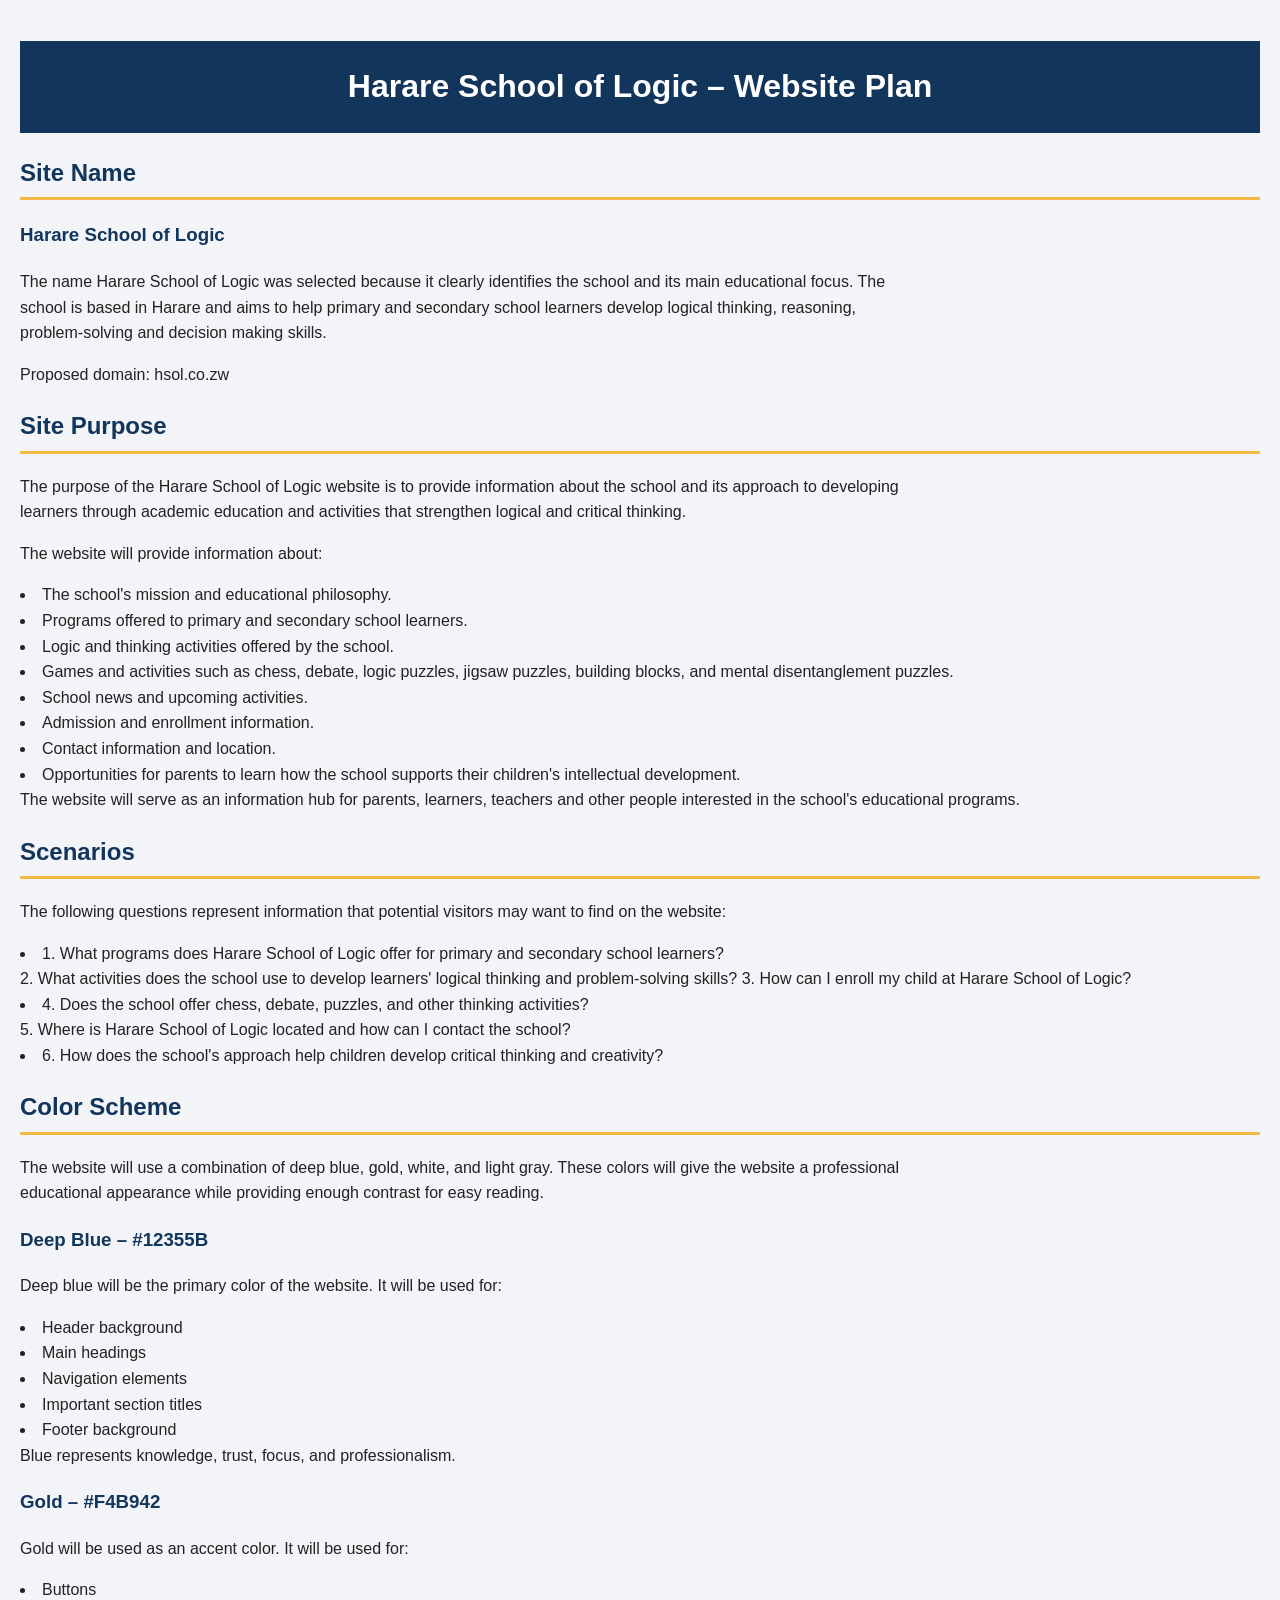
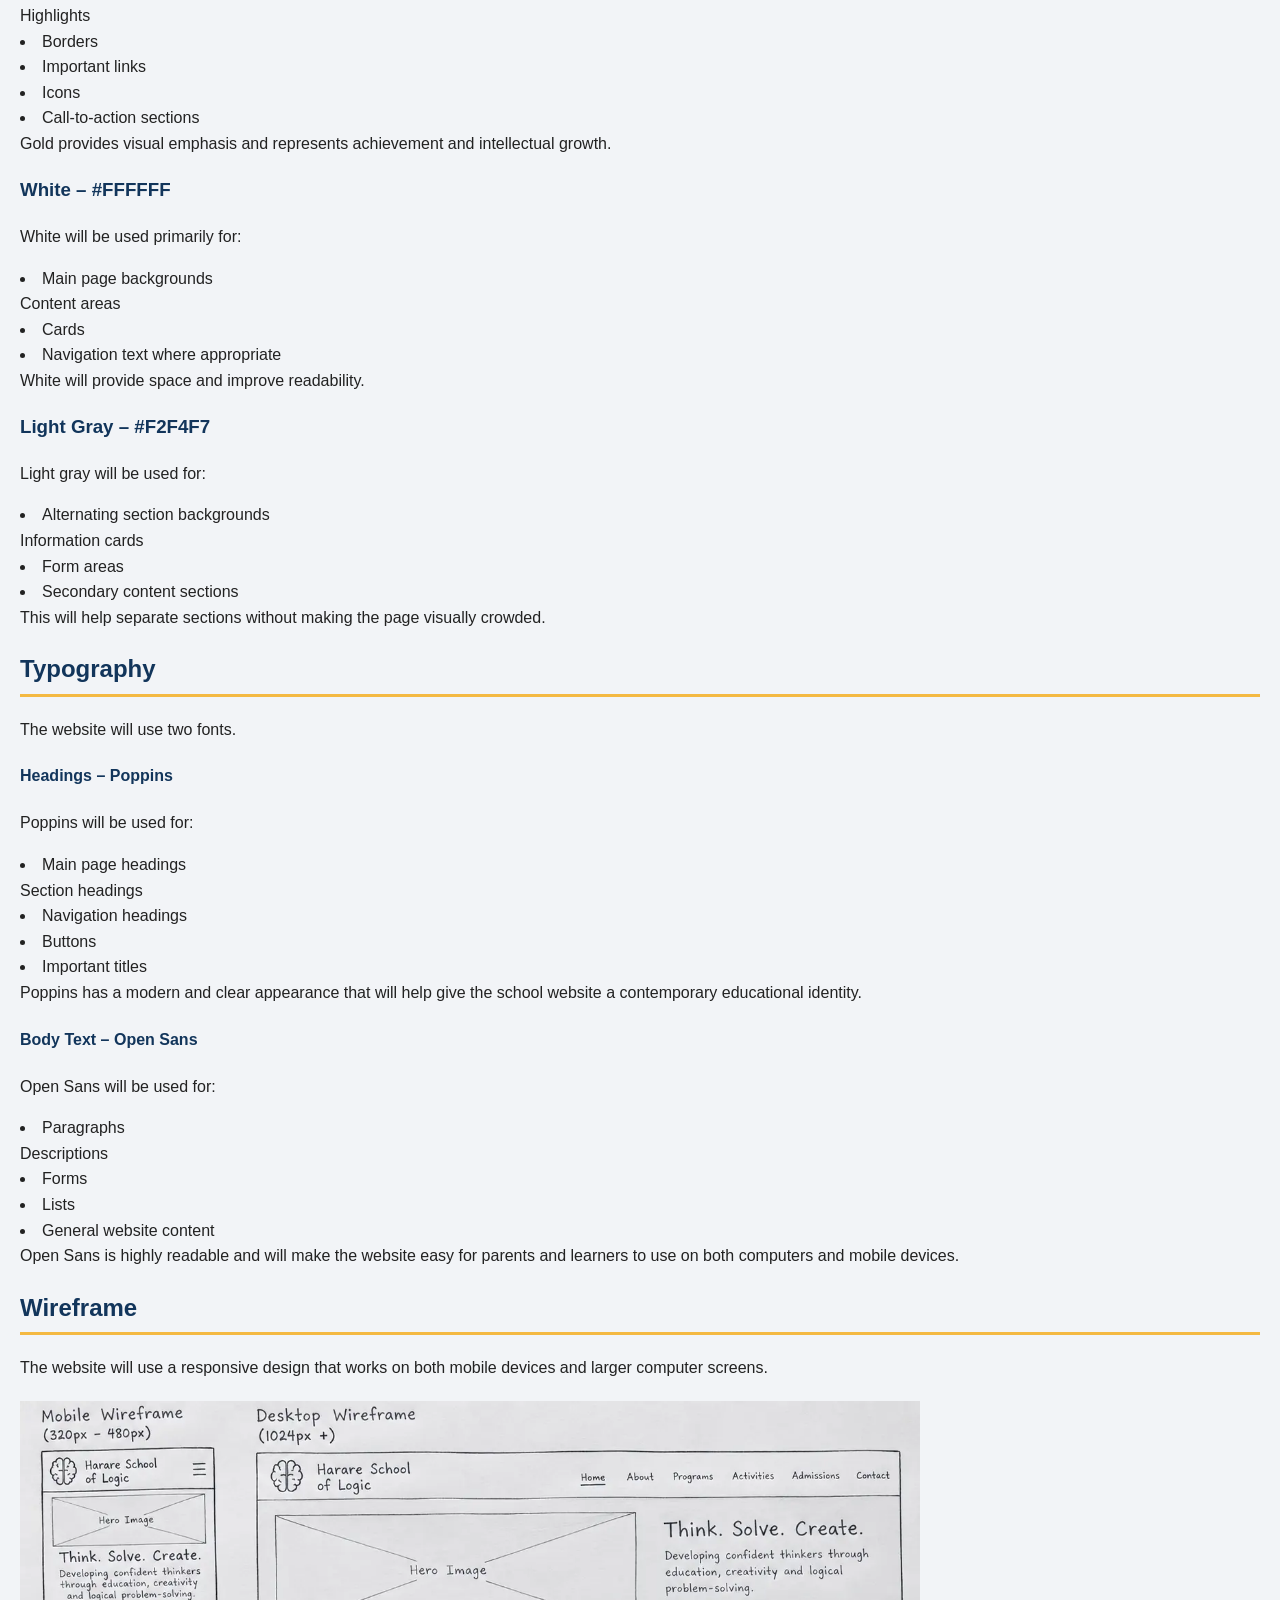
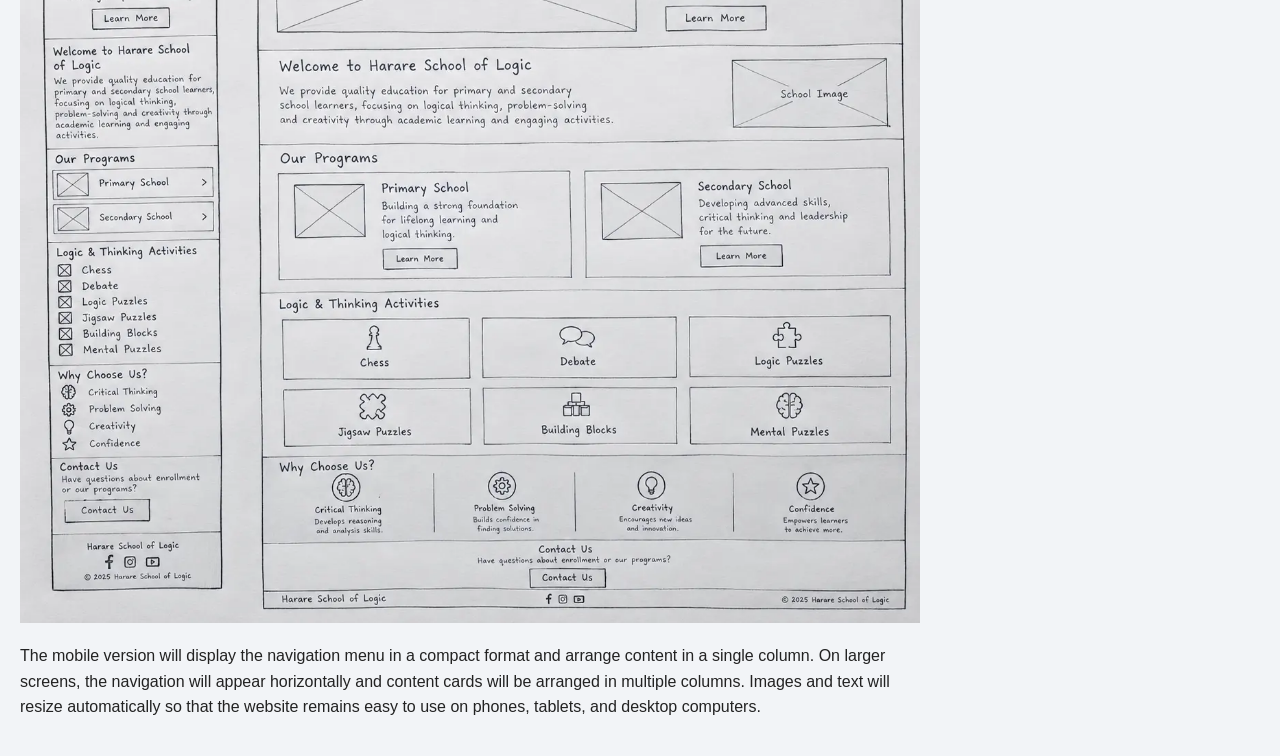
<file: chamber/siteplan.html>
<!DOCTYPE html>
<html lang="en">

<head>
    <meta charset="UTF-8">

    <meta name="viewport" content="width=device-width, initial-scale=1.0">

    <meta name="description"
        content="Kadoma Chamber of Commerce business directory connecting businesses, entrepreneurs, farmers, miners, and customers in Kadoma, Zimbabwe.">

    <meta name="author" content="Collins Zivanai">
    <link rel="preconnect" href="https://fonts.googleapis.com">
    <link rel="preconnect" href="https://fonts.gstatic.com" crossorigin>
    <link
        href="https://fonts.googleapis.com/css2?family=Lato:ital,wght@0,100;0,300;0,400;0,700;0,900;1,100;1,300;1,400;1,700;1,900&family=Roboto&family=Roboto+Mono:ital,wght@0,100..700;1,100..700&display=swap"
        rel="stylesheet">
    <link rel="stylesheet" href="styles/siteplan.css">
    <title>Kadoma Chamber of Commerce | Business Directory</title>
</head>

<body>

    <h1>Harare School of Logic – Website Plan</h1>

    <h2>Site Name</h2>

    <h3>Harare School of Logic</h3>

    <p>The name Harare School of Logic was selected because it clearly identifies the school and its main
        educational focus. The school is based in Harare and aims to help primary and secondary school learners develop
        logical thinking, reasoning, problem-solving and decision making skills.</p>

    <p>Proposed domain: hsol.co.zw</p>



    <h2>Site Purpose</h2>

    <p>The purpose of the Harare School of Logic website is to provide information about the school and its approach to
        developing learners through academic education and activities that strengthen logical and critical thinking.</p>

    <p>The website will provide information about:

        <li>The school's mission and educational philosophy.</li>
        <li>Programs offered to primary and secondary school learners.</li>
        <li>Logic and thinking activities offered by the school.</li>
        <li>Games and activities such as chess, debate, logic puzzles, jigsaw puzzles, building blocks, and mental
            disentanglement puzzles.</li>
        <li>School news and upcoming activities.</li>
        <li>Admission and enrollment information.</li>
        <li>Contact information and location.</li>
        <li>Opportunities for parents to learn how the school supports their children's intellectual development.</li>

        The website will serve as an information hub for parents, learners, teachers and other people interested in the
        school's educational programs.
    </p>


    <h2>Scenarios</h2>

    <p>The following questions represent information that potential visitors may want to find on the website:

        <li>1. What programs does Harare School of Logic offer for primary and secondary school learners?</li>

        </li>2. What activities does the school use to develop learners' logical thinking and problem-solving skills?
        </li>

        </li>3. How can I enroll my child at Harare School of Logic?</li>

        <li>4. Does the school offer chess, debate, puzzles, and other thinking activities?</li>

        </li>5. Where is Harare School of Logic located and how can I contact the school?</li>

        <li>6. How does the school's approach help children develop critical thinking and creativity?</li>
    </p>

    <h2>Color Scheme</h2>

    <p>The website will use a combination of deep blue, gold, white, and light gray. These colors will give the
        website a professional educational appearance while providing enough contrast for easy reading.</p>

    <h3>Deep Blue – #12355B</h3>

    <p>Deep blue will be the primary color of the website.

        It will be used for:

        <li>Header background</li>
        <li>Main headings</li>
        <li>Navigation elements</li>
        <li>Important section titles</li>
        <li>Footer background</li>

        Blue represents knowledge, trust, focus, and professionalism.
    </p>

    <h3>Gold – #F4B942</h3>

    <p>Gold will be used as an accent color.

        It will be used for:

        <li>Buttons</li>
        </li>Highlights</li>
        <li>Borders</li>
        <li>Important links</li>
        <li>Icons</li>
        <li>Call-to-action sections</li>

        Gold provides visual emphasis and represents achievement and intellectual growth.
    </p>

    <h3>White – #FFFFFF</h3>

    <p> White will be used primarily for:

        <li>Main page backgrounds</li>
        </li>Content areas</li>
        <li>Cards</li>
        <li>Navigation text where appropriate</li>

        White will provide space and improve readability.
    </p>

    <h3>Light Gray – #F2F4F7</h3>

    <p>Light gray will be used for:

        <li>Alternating section backgrounds</li>
        </li>Information cards</li>
        <li>Form areas</li>
        <li>Secondary content sections</li>

        This will help separate sections without making the page visually crowded.
    </p>

    <h2>Typography</h2>

    <p>The website will use two fonts.</p>

    <h4>Headings – Poppins</h4>

    <p>Poppins will be used for:

        <li>Main page headings</li>
        </li>Section headings</li>
        <li>Navigation headings</li>
        <li>Buttons</li>
        <li>Important titles</li>

        Poppins has a modern and clear appearance that will help give the school website a contemporary educational
        identity.
    </p>

    <h4>Body Text – Open Sans</h4>

    <p>Open Sans will be used for:

        <li>Paragraphs</li>
        </li>Descriptions</li>
        <li>Forms</li>
        <li>Lists</li>
        <li>General website content</li>

        Open Sans is highly readable and will make the website easy for parents and learners to use on both
        computers and mobile devices.
    </p>


    <h2>Wireframe</h2>

    <p>The website will use a responsive design that works on both mobile devices and larger computer screens.

        <img src="images/wireframe.png" alt="Kadoma Chamber of Commerce siteplan wireframe">

        The mobile version will display the navigation menu in a compact format and arrange content in a single
        column. On larger screens, the navigation will appear horizontally and content cards will be arranged in
        multiple columns.

        Images and text will resize automatically so that the website remains easy to use on phones, tablets,
        and desktop computers.
    </p>

</body>

</html>
</file>
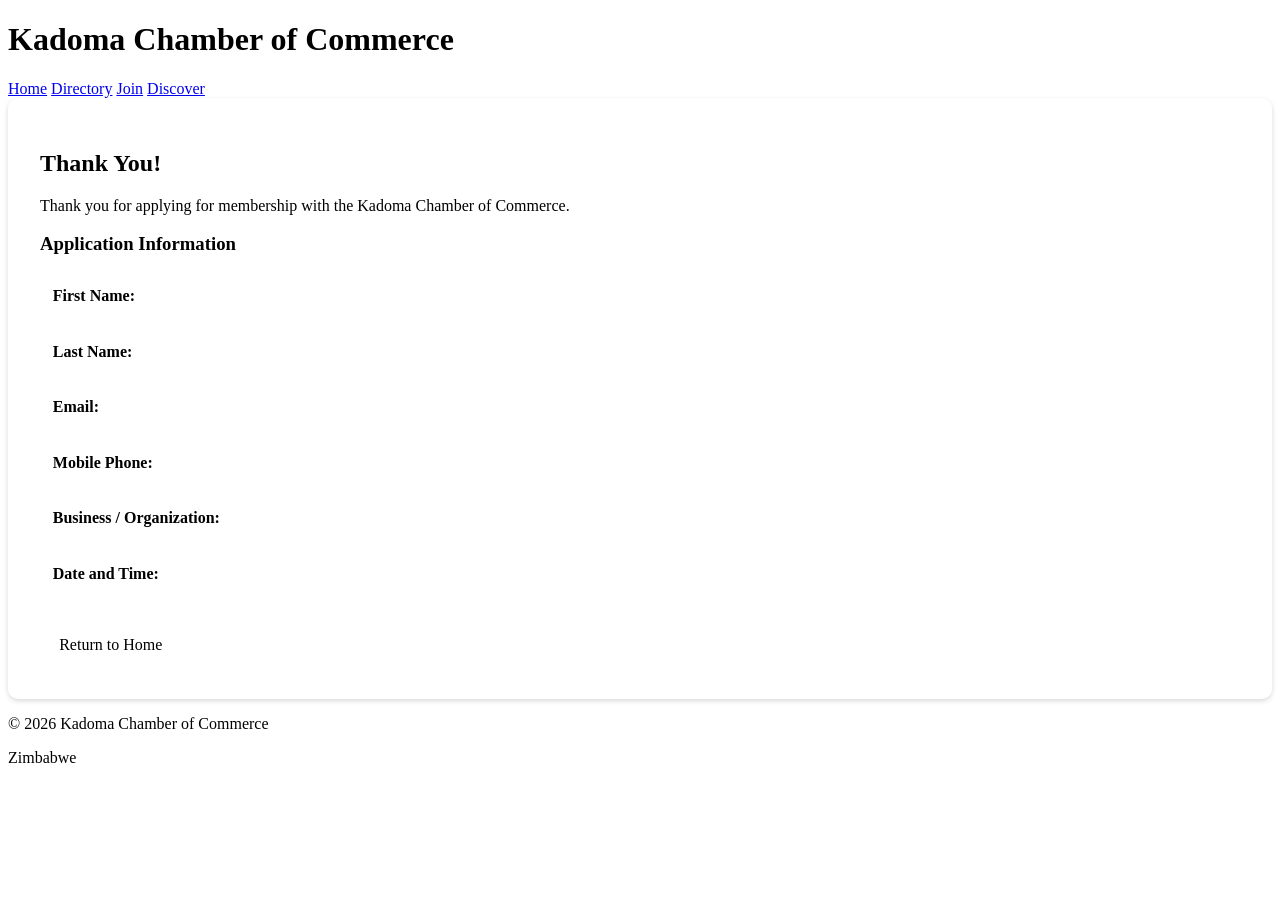
<file: chamber/thankyou.html>
<!DOCTYPE html>
<html lang="en">

<head>
    <meta charset="UTF-8">
    <meta name="viewport" content="width=device-width, initial-scale=1.0">

    <title>Thank You | Kadoma Chamber of Commerce</title>

    <meta name="description" content="Thank you for applying for membership with the Kadoma Chamber of Commerce.">

    <meta name="author" content="Collins Zivanai">

    <link rel="stylesheet" href="styles/join.css">
    <script src="scripts/join.js" defer></script>
</head>

<body>

    <header>
        <h1>Kadoma Chamber of Commerce</h1>

        <nav>
            <a href="index.html">Home</a>
            <a href="directory.html">Directory</a>
            <a href="join.html">Join</a>
            <a href="discover.html">Discover</a>
        </nav>
    </header>


    <main class="thankyou-page">

        <section class="thankyou-card">

            <h2>Thank You!</h2>

            <p>
                Thank you for applying for membership with the
                Kadoma Chamber of Commerce.
            </p>

            <h3>Application Information</h3>

            <div id="formData"></div>

            <a href="index.html" class="home-button">
                Return to Home
            </a>

        </section>

    </main>


    <footer>
        <p>&copy; 2026 Kadoma Chamber of Commerce</p>
        <p>Zimbabwe</p>
    </footer>

</body>

</html>
</file>
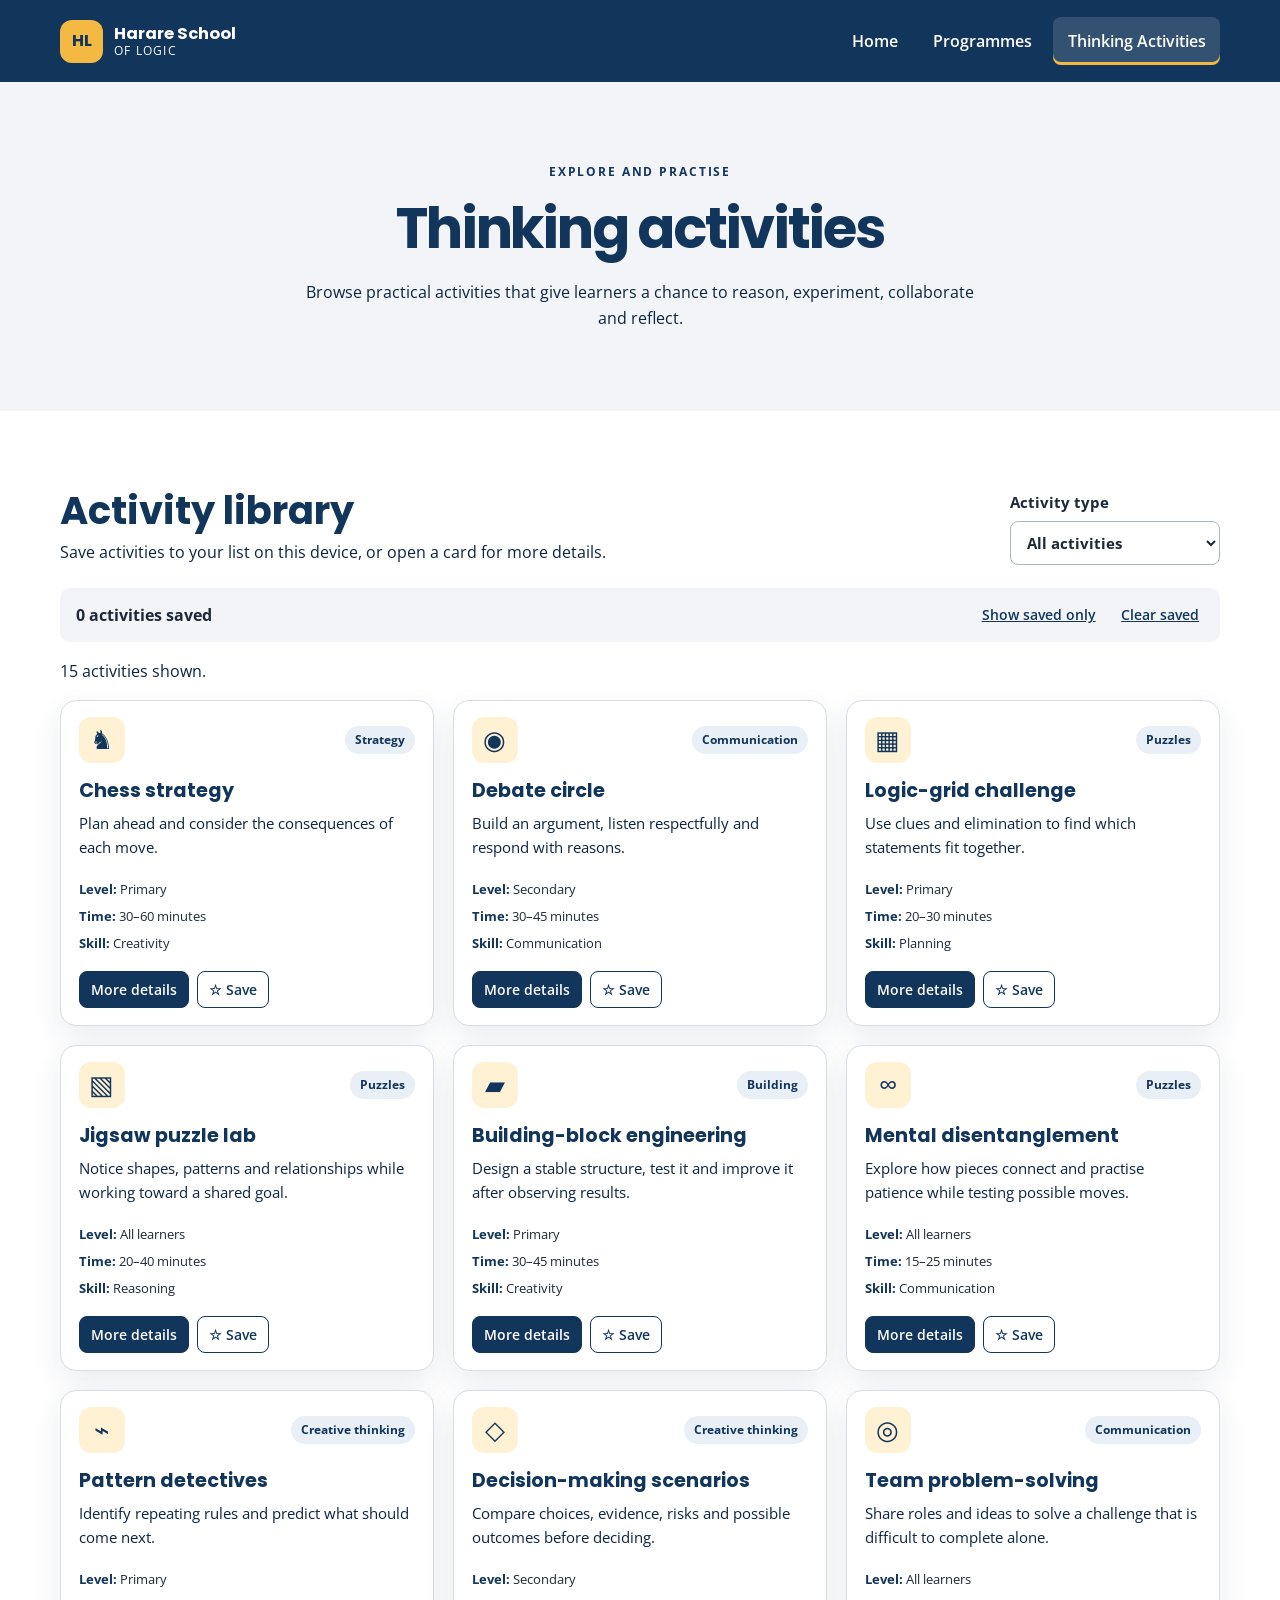
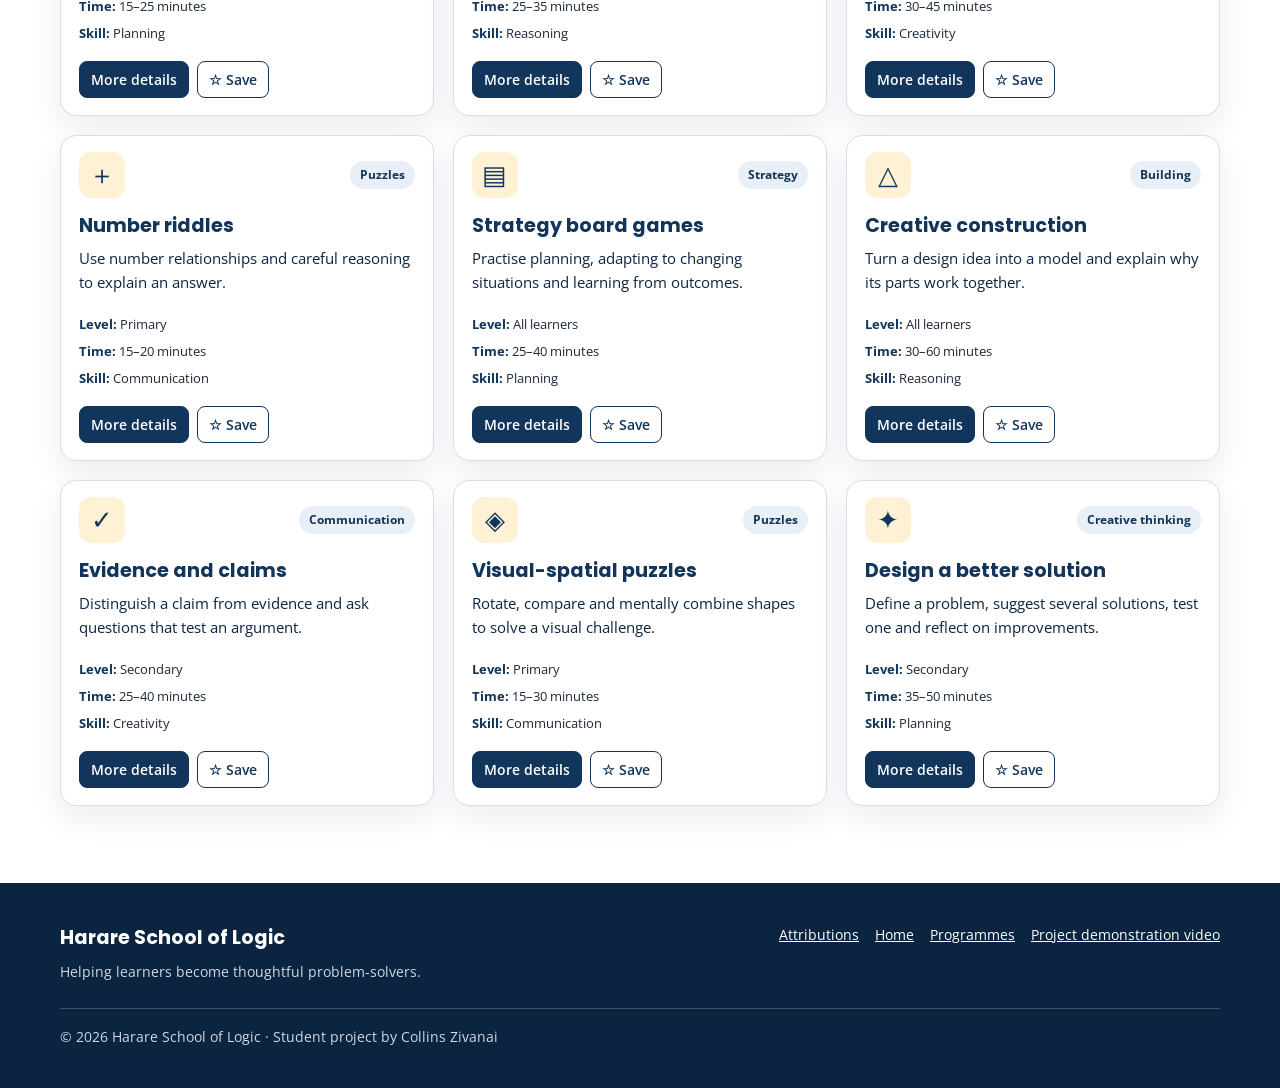
<file: finalproject/activities.html>
<!DOCTYPE html>
<html lang="en">

<head>
    <meta charset="UTF-8">
    <meta name="viewport" content="width=device-width, initial-scale=1.0">
    <meta name="description"
        content="Discover chess, debate, logic puzzles, building challenges and other activities that support reasoning and creative problem-solving.">
    <meta name="author" content="Collins Zivanai">
    <meta property="og:title" content="Thinking Activities | Harare School of Logic">
    <meta property="og:description" content="Browse activities that encourage reasoning, teamwork and creativity.">
    <meta property="og:type" content="website">
    <meta property="og:url" content="https://collinsz36.github.io/wdd231/finalproject/activities.html">
    <meta property="og:image" content="https://collinsz36.github.io/wdd231/finalproject/images/social-preview.png">
    <title>Thinking Activities | Harare School of Logic</title>
    <link rel="icon" href="images/favicon.svg" type="image/svg+xml">
    <link rel="preconnect" href="https://fonts.googleapis.com">
    <link rel="preconnect" href="https://fonts.gstatic.com" crossorigin>
    <link
        href="https://fonts.googleapis.com/css2?family=Open+Sans:wght@400;600;700&family=Poppins:wght@500;600;700&display=swap"
        rel="stylesheet">
    <link rel="stylesheet" href="styles/site.css">
    <link rel="stylesheet" href="styles/preview.css">
    <script type="module" src="scripts/activities.js"></script>
</head>

<body>
    <a class="skip-link" href="#main">Skip to main content</a>
    <header class="site-header">
        <a class="brand" href="index.html"><span class="brand-mark" aria-hidden="true">HL</span><span>Harare School
                <small>of Logic</small></span></a>
        <button class="menu-button" aria-label="Open navigation menu" aria-expanded="false"
            aria-controls="site-nav">☰</button>
        <nav class="site-nav" id="site-nav" aria-label="Main navigation"><a href="index.html">Home</a><a
                href="programs.html">Programmes</a><a class="active" aria-current="page" href="activities.html">Thinking
                Activities</a></nav>
    </header>
    <main id="main">
        <section class="page-hero">
            <p class="eyebrow">Explore and practise</p>
            <h1>Thinking activities</h1>
            <p>Browse practical activities that give learners a chance to reason, experiment, collaborate and reflect.
            </p>
        </section>
        <section class="section">
            <div class="toolbar">
                <div>
                    <h2>Activity library</h2>
                    <p>Save activities to your list on this device, or open a card for more details.</p>
                </div><label for="activity-filter">Activity type <select id="activity-filter">
                        <option value="all">All activities</option>
                        <option value="Strategy">Strategy</option>
                        <option value="Puzzles">Puzzles</option>
                        <option value="Communication">Communication</option>
                        <option value="Building">Building</option>
                        <option value="Creative thinking">Creative thinking</option>
                    </select></label>
            </div>
            <div class="saved-bar"><span id="saved-count">0 activities saved</span><button id="show-saved"
                    class="text-button" type="button">Show saved only</button><button id="clear-saved"
                    class="text-button" type="button">Clear saved</button></div>
            <p id="data-status" class="status-message" aria-live="polite">Loading activities…</p>
            <div id="activity-grid" class="card-grid"></div>
        </section>
        <dialog id="detail-dialog" class="detail-dialog" aria-labelledby="dialog-title">
            <div class="dialog-header">
                <h2 id="dialog-title">Activity details</h2><button class="dialog-close"
                    aria-label="Close details">×</button>
            </div>
            <div id="dialog-content"></div>
            <form method="dialog"><button class="button button-blue">Close</button></form>
        </dialog>
    </main>
    <footer class="site-footer">
        <div><a class="footer-brand" href="index.html">Harare School of Logic</a>
            <p>Helping learners become thoughtful problem-solvers.</p>
        </div>
        <div class="footer-links"><a href="attributions.html">Attributions</a><a href="index.html">Home</a><a
                href="programs.html">Programmes</a><a href="#" class="video-link">Project demonstration video</a></div>
        <p class="copyright">© <span id="year"></span> Harare School of Logic · Student project by Collins Zivanai</p>
    </footer>
</body>

</html>
</file>
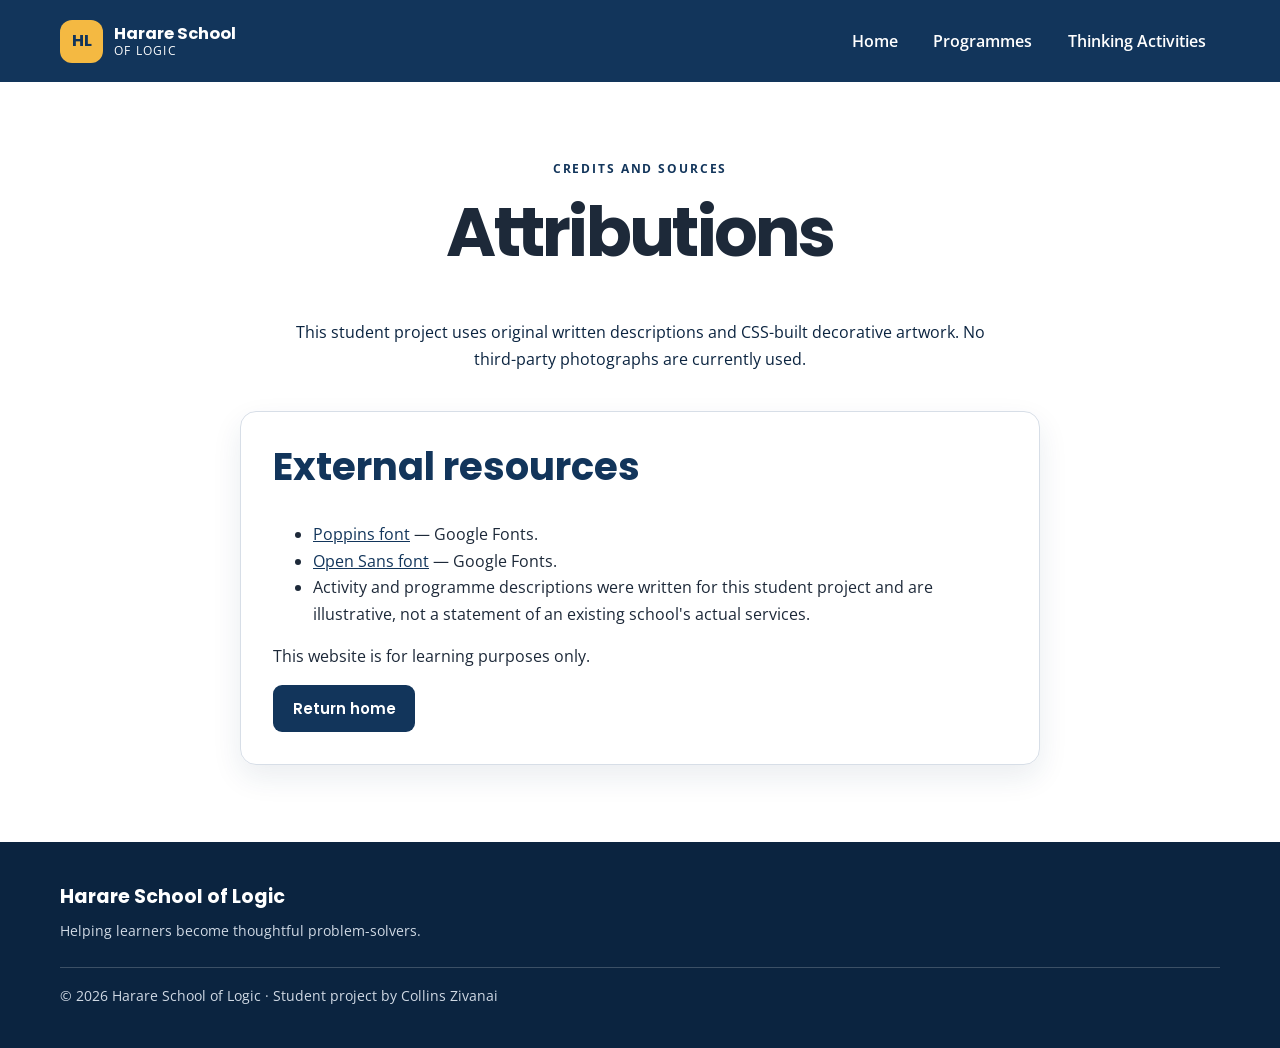
<file: finalproject/attributions.html>
<!DOCTYPE html>
<html lang="en">

<head>
    <meta charset="UTF-8">
    <meta name="viewport" content="width=device-width, initial-scale=1.0">
    <meta name="description" content="Sources and attributions for the Harare School of Logic student website project.">
    <meta name="author" content="Collins Zivanai">
    <title>Attributions | Harare School of Logic</title>
    <meta property="og:title" content="Thinking Activities | Harare School of Logic">
    <meta property="og:description" content="Browse activities that encourage reasoning, teamwork and creativity.">
    <meta property="og:type" content="website">
    <meta property="og:url" content="https://collinsz36.github.io/wdd231/finalproject/attributions.html">
    <meta property="og:image" content="https://collinsz36.github.io/wdd231/finalproject/images/social-preview.png">
    <link rel="icon" href="images/favicon.svg" type="image/svg+xml">
    <link rel="preconnect" href="https://fonts.googleapis.com">
    <link rel="preconnect" href="https://fonts.gstatic.com" crossorigin>
    <link
        href="https://fonts.googleapis.com/css2?family=Open+Sans:wght@400;600;700&family=Poppins:wght@500;600;700&display=swap"
        rel="stylesheet">
    <link rel="stylesheet" href="styles/site.css">
    <link rel="stylesheet" href="styles/preview.css">
    <script type="module" src="scripts/shared.js"></script>
</head>

<body>
    <header class="site-header"><a class="brand" href="index.html"><span class="brand-mark">HL</span><span>Harare School
                <small>of Logic</small></span></a>
        <nav class="site-nav"><a href="index.html">Home</a><a href="programs.html">Programmes</a><a
                href="activities.html">Thinking Activities</a></nav>
    </header>
    <main class="section">
        <div class="section-heading">
            <p class="eyebrow">Credits and sources</p>
            <h1>Attributions</h1>
            <p>This student project uses original written descriptions and CSS-built decorative artwork. No third-party
                photographs are currently used.</p>
        </div>
        <div class="contact-form">
            <h2>External resources</h2>
            <ul>
                <li><a href="https://fonts.google.com/specimen/Poppins">Poppins font</a> — Google Fonts.</li>
                <li><a href="https://fonts.google.com/specimen/Open+Sans">Open Sans font</a> — Google Fonts.</li>
                <li>Activity and programme descriptions were written for this student project and are illustrative, not
                    a statement of an existing school's actual services.</li>
            </ul>
            <p>This website is for learning purposes only.</p><a class="button button-blue" href="index.html">Return
                home</a>
        </div>
    </main>
    <footer class="site-footer">
        <div><a class="footer-brand" href="index.html">Harare School of Logic</a>
            <p>Helping learners become thoughtful problem-solvers.</p>
        </div>
        <p class="copyright">© 2026 Harare School of Logic · Student project by Collins Zivanai</p>
    </footer>
</body>

</html>
</file>
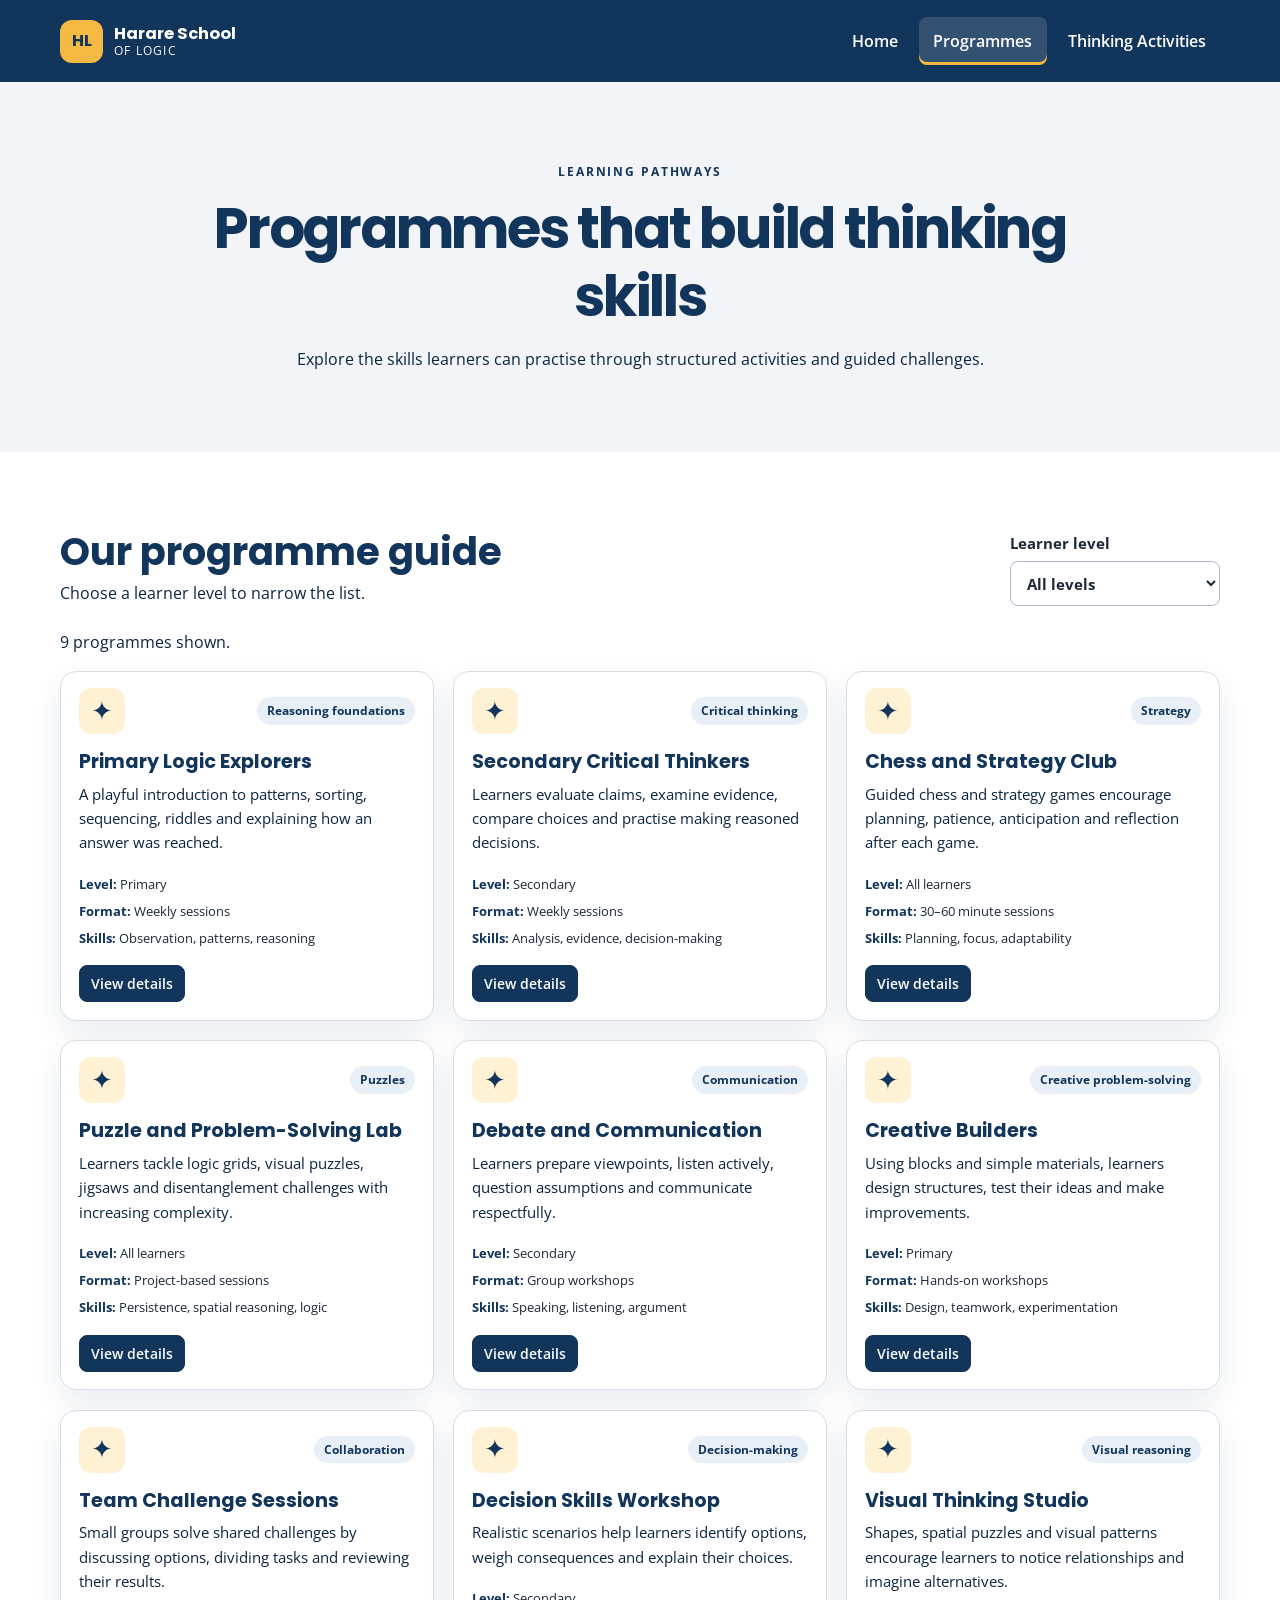
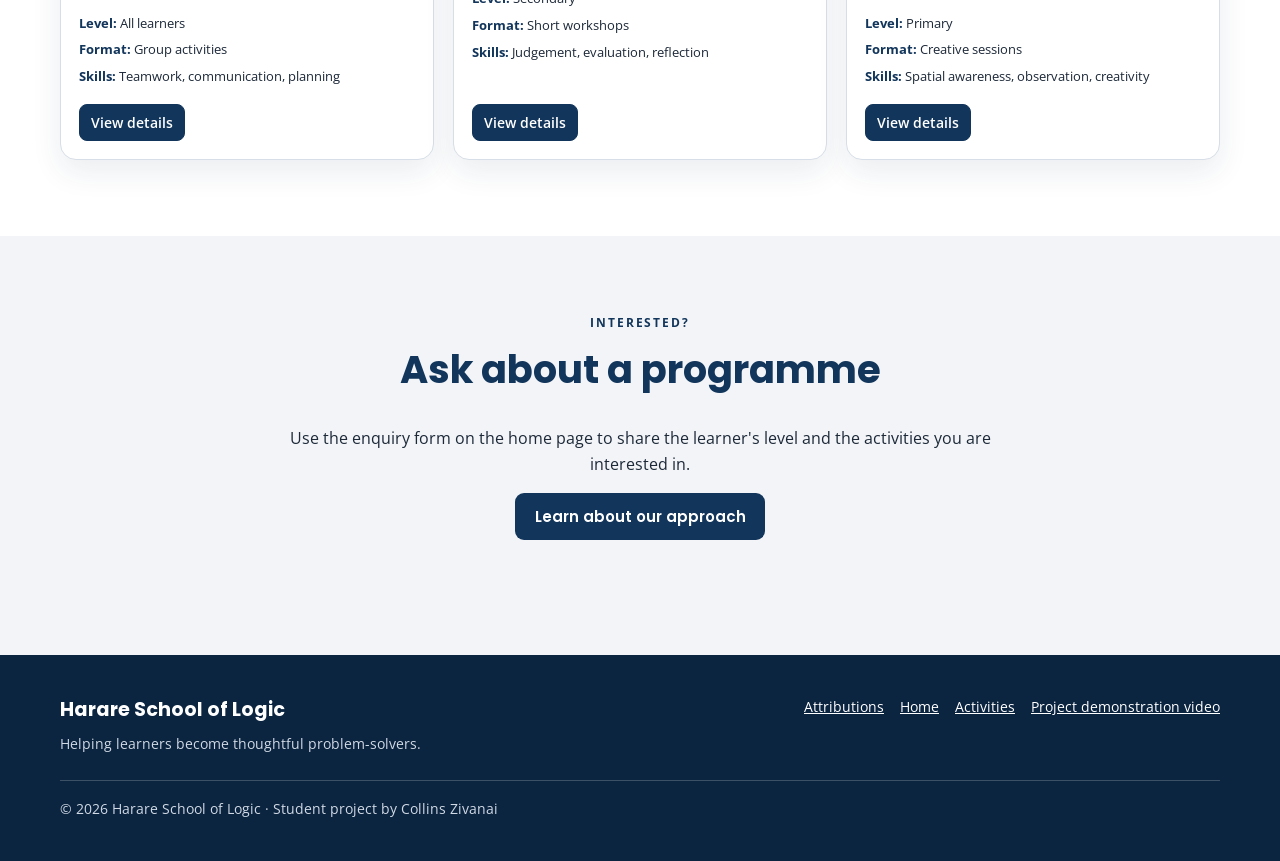
<file: finalproject/programs.html>
<!DOCTYPE html>
<html lang="en">

<head>
    <meta charset="UTF-8">
    <meta name="viewport" content="width=device-width, initial-scale=1.0">
    <meta name="description"
        content="Explore learning pathways at Harare School of Logic, including reasoning, strategy, communication and creative problem-solving.">
    <meta name="author" content="Collins Zivanai">
    <meta property="og:title" content="Learning Programmes | Harare School of Logic">
    <meta property="og:description" content="Learning pathways for primary and secondary school learners.">
    <meta property="og:type" content="website">
    <meta property="og:url" content="https://collinsz36.github.io/wdd231/finalproject/programs.html">
    <meta property="og:image" content="https://collinsz36.github.io/wdd231/finalproject/images/social-preview.png">
    <title>Learning Programmes | Harare School of Logic</title>
    <link rel="icon" href="images/favicon.svg" type="image/svg+xml">
    <link rel="preconnect" href="https://fonts.googleapis.com">
    <link rel="preconnect" href="https://fonts.gstatic.com" crossorigin>
    <link
        href="https://fonts.googleapis.com/css2?family=Open+Sans:wght@400;600;700&family=Poppins:wght@500;600;700&display=swap"
        rel="stylesheet">
    <link rel="stylesheet" href="styles/site.css">
    <link rel="stylesheet" href="styles/preview.css">
    <script type="module" src="scripts/programs.js"></script>
</head>

<body>
    <a class="skip-link" href="#main">Skip to main content</a>
    <header class="site-header">
        <a class="brand" href="index.html"><span class="brand-mark" aria-hidden="true">HL</span><span>Harare School
                <small>of Logic</small></span></a>
        <button class="menu-button" aria-label="Open navigation menu" aria-expanded="false"
            aria-controls="site-nav">☰</button>
        <nav class="site-nav" id="site-nav" aria-label="Main navigation"><a href="index.html">Home</a><a class="active"
                aria-current="page" href="programs.html">Programmes</a><a href="activities.html">Thinking Activities</a>
        </nav>
    </header>
    <main id="main">
        <section class="page-hero">
            <p class="eyebrow">Learning pathways</p>
            <h1>Programmes that build thinking skills</h1>
            <p>Explore the skills learners can practise through structured activities and guided challenges.</p>
        </section>
        <section class="section">
            <div class="toolbar">
                <div>
                    <h2>Our programme guide</h2>
                    <p>Choose a learner level to narrow the list.</p>
                </div><label for="level-filter">Learner level <select id="level-filter">
                        <option value="all">All levels</option>
                        <option value="Primary">Primary</option>
                        <option value="Secondary">Secondary</option>
                        <option value="All learners">All learners</option>
                    </select></label>
            </div>
            <p id="data-status" class="status-message" aria-live="polite">Loading programmes…</p>
            <div id="program-grid" class="card-grid"></div>
        </section>
        <section class="section section-muted">
            <div class="section-heading">
                <p class="eyebrow">Interested?</p>
                <h2>Ask about a programme</h2>
                <p>Use the enquiry form on the home page to share the learner's level and the activities you are
                    interested in.</p><a class="button button-blue" href="index.html#approach">Learn about our
                    approach</a>
            </div>
        </section>
        <dialog id="detail-dialog" class="detail-dialog" aria-labelledby="dialog-title">
            <div class="dialog-header">
                <h2 id="dialog-title">Programme details</h2><button class="dialog-close"
                    aria-label="Close details">×</button>
            </div>
            <div id="dialog-content"></div>
            <form method="dialog"><button class="button button-blue">Close</button></form>
        </dialog>
    </main>
    <footer class="site-footer">
        <div><a class="footer-brand" href="index.html">Harare School of Logic</a>
            <p>Helping learners become thoughtful problem-solvers.</p>
        </div>
        <div class="footer-links"><a href="attributions.html">Attributions</a><a href="index.html">Home</a><a
                href="activities.html">Activities</a><a href="#" class="video-link">Project demonstration video</a>
        </div>
        <p class="copyright">© <span id="year"></span> Harare School of Logic · Student project by Collins Zivanai</p>
    </footer>
</body>

</html>
</file>
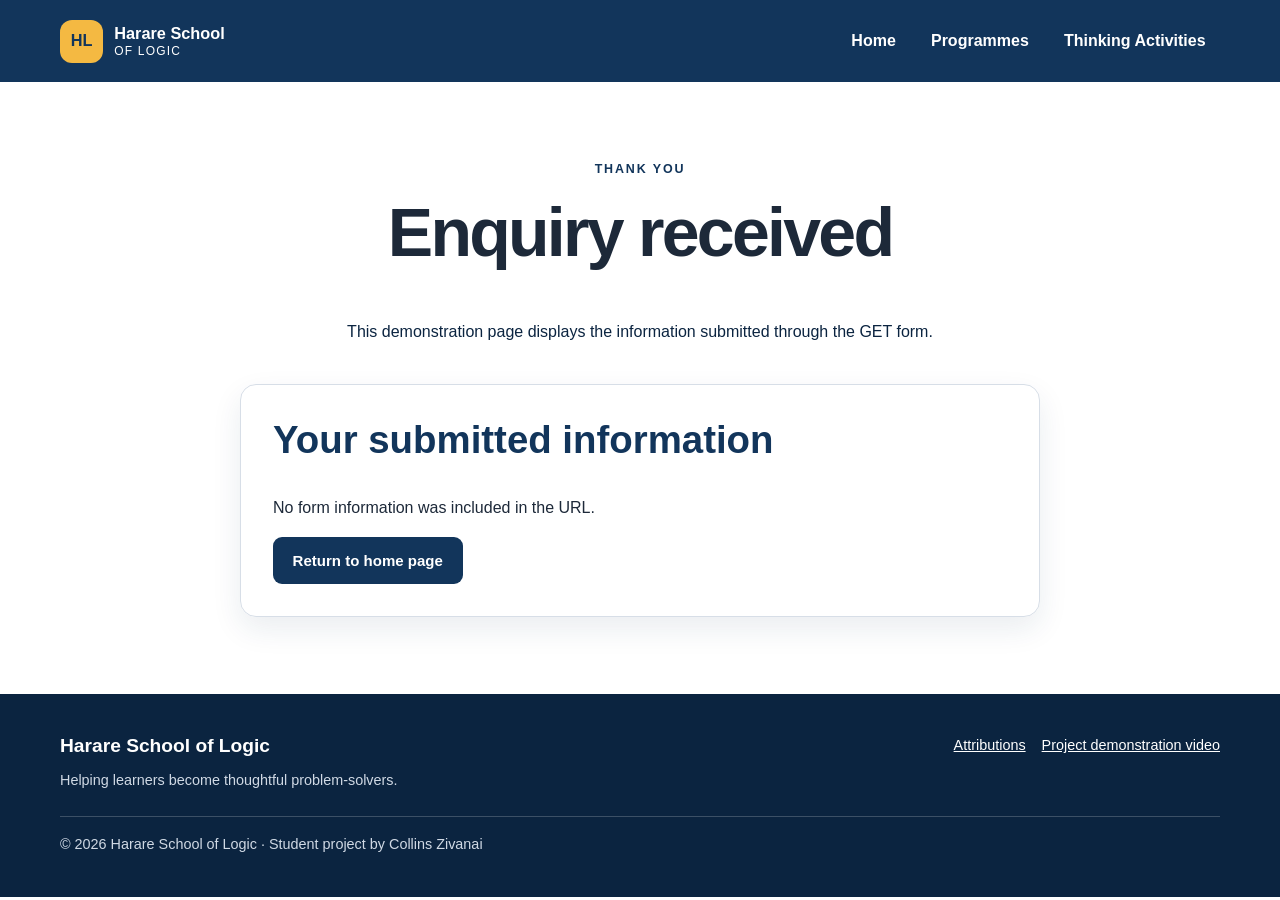
<file: finalproject/thankyou.html>
<!DOCTYPE html>
<html lang="en">

<head>
    <meta charset="UTF-8">
    <meta name="viewport" content="width=device-width, initial-scale=1.0">
    <meta name="description" content="Confirmation of your enquiry to Harare School of Logic.">
    <meta name="author" content="Collins Zivanai">
    <meta property="og:title" content="Enquiry received | Harare School of Logic">
    <meta property="og:description" content="Review the information submitted in the school enquiry form.">
    <title>Enquiry Confirmation | Harare School of Logic</title>
    <link rel="icon" href="images/favicon.svg" type="image/svg+xml">
    <link rel="stylesheet" href="styles/site.css">
    <script type="module">
        import { setupNavigation } from "./scripts/shared.js";
        setupNavigation();
        document.querySelector("#year").textContent = new Date().getFullYear();
        const params = new URLSearchParams(window.location.search);
        const output = document.querySelector("#submitted-data");
        const fields = [["Name", "name"], ["Email", "email"], ["Learner level", "level"], ["Area of interest", "interest"], ["Question", "message"]];
        output.innerHTML = fields.map(([label, key]) => {
            const value = params.get(key);
            return value ? `<p><strong>${label}:</strong> ${escapeText(value)}</p>` : "";
        }).join("") || "<p>No form information was included in the URL.</p>";
        function escapeText(value) {
            const element = document.createElement("span");
            element.textContent = value;
            return element.innerHTML;
        }
    </script>
</head>

<body>
    <header class="site-header"><a class="brand" href="index.html"><span class="brand-mark">HL</span><span>Harare School
                <small>of Logic</small></span></a><button class="menu-button" aria-label="Open navigation menu"
            aria-expanded="false" aria-controls="site-nav">☰</button>
        <nav class="site-nav" id="site-nav"><a href="index.html">Home</a><a href="programs.html">Programmes</a><a
                href="activities.html">Thinking Activities</a></nav>
    </header>
    <main id="main" class="section">
        <div class="section-heading">
            <p class="eyebrow">Thank you</p>
            <h1>Enquiry received</h1>
            <p>This demonstration page displays the information submitted through the GET form.</p>
        </div>
        <div class="contact-form">
            <h2>Your submitted information</h2>
            <div id="submitted-data"></div><a class="button button-blue" href="index.html">Return to home page</a>
        </div>
    </main>
    <footer class="site-footer">
        <div><a class="footer-brand" href="index.html">Harare School of Logic</a>
            <p>Helping learners become thoughtful problem-solvers.</p>
        </div>
        <div class="footer-links"><a href="attributions.html">Attributions</a><a href="#" class="video-link">Project
                demonstration video</a></div>
        <p class="copyright">© <span id="year"></span> Harare School of Logic · Student project by Collins Zivanai</p>
    </footer>
</body>

</html>
</file>
<file: styles/small.css>
* {
    padding: 0;
    box-sizing: border-box;
    margin: 0;
}

body {
    font-family: "Roboto", sans-serif;
    line-height: 1.8;
    color: #008000;
    background-color: #f5f5f5;
}

img {
    max-width: 100%;
    height: auto;
    display: block;
}

header,
main,
footer {
    width: 100%;
}

header {
    background-color: red;
    color: #0000ff;
}

.header-container {
    display: flex;
    justify-content: space-between;
    align-items: center;
    padding: 1rem;
}

.profile {
    display: flex;
    align-items: center;
    gap: 1rem;
    font-weight: 700;
}

.profile img {
    width: 60px;
}

.menu-button {
    display: block;
    border: none;
    background: transparent;
    color: white;
    font-size: 2rem;
    cursor: pointer;
    padding: 0.25rem 0.5rem;
}

.menu-button:hover {
    background-color: #00838f;
    border-radius: 6px;
}

nav {
    display: none;
    background-color: #37474f;
}

nav.open {
    display: flex;
}

nav a {
    color: #ffffff;
    text-decoration: none;
    padding: 1rem;
    text-align: center;
    border-top: 1px solid #546e7a;
    font-weight: 500;
}

nav a:hover {
    background-color: #607d8b;
}

nav a.active {
    background-color: #00838f;
}

#navigation {
    display: none;
}

#navigation.open {
    display: flex;
    flex-direction: column;
}

main {
    max-width: 1200px;
    margin: 0 auto;
    padding: 1rem;
}

h1 {
    font-size: 2rem;
    margin: 0 0 1rem;
}

h2 {
    margin-top: 0;
    color: #263238;
}

section {
    background-color: white;
    margin-bottom: 1.5rem;
    padding: 1.2rem;
    border-radius: 8px;
    box-shadow: 0 3px 5px #0000001f;
}

.about-student-container {
    display: flex;
    flex-direction: column;
    gap: 20px;
    align-items: center;
    justify-content: space-between;
}

.about-section {
    flex: 1;
}

.student-section {
    flex: 1;
    text-align: center;
}

.student-photo img {
    width: 100%;
    max-width: 300px;
    height: auto;
    border-radius: 10px;
}

.student-photo {
    max-width: 400px;
    margin: 0 auto;
}

.course-buttons {
    display: flex;
    flex-direction: column;
    gap: 0.6rem;
    margin-bottom: 1rem;
}

.filter-button {
    border: none;
    padding: 0.8rem;
    background-color: #455a64;
    color: white;
    border-radius: 5px;
    cursor: pointer;
    font-size: 1rem;
}

.filter-button:hover {
    background-color: #00838f;
}

.filter-button.active {
    background-color: #00838f;
}

.credits {
    font-size: 1.1rem;
    margin-bottom: 1rem;
}

.course-container {
    display: grid;
    grid-template-columns: 1fr;
    gap: 1rem;
}

.course-card {
    padding: 1rem;
    background-color: #eceff1;
    border: 2px solid #cfd8dc;
    border-radius: 6px;
    text-align: center;
}

.course-card h3 {
    margin: 0 0 0.5rem;
}

.course-card p {
    margin: 0.3rem 0;
}

.course-card.completed {
    background-color: #d7f3e3;
    border-color: #00897b;
}

.course-card.completed h3::after {
    content: " ✓ Completed";
    font-size: 0.8rem;
}

footer {
    background-color: #263238;
    color: white;
    text-align: center;
    padding: 1.5rem 1rem;
}

.social-links {
    display: flex;
    justify-content: center;
    flex-wrap: wrap;
    gap: 1rem;
    margin-bottom: 1rem;
}

.social-links a {
    color: white;
    text-decoration: none;
    padding: 1rem;
}

.social-links a:hover {
    text-decoration: underline;
    color: #80cbc4;
}

footer p {
    margin: 0.5rem 0;
}
</file>
<file: styles/larger.css>
@media (min-width: 700px) {
    .about-student-container {
        display: flex;
        flex-direction: row;
        gap: 20px;
    }


    .header-container {
        max-width: 1200px;
        margin: 0 auto;
        padding: 1rem 2rem;
    }

    .menu-button {
        display: none;
    }

    nav a {
        border-top: none;
        padding: 1rem 2rem;
    }

    main {
        padding: 2rem;
    }

    h1 {
        font-size: 2.5rem;
    }

    .course-buttons {
        flex-direction: row;
        justify-content: center;
    }

    .filter-button {
        min-width: 150px;
    }

    .course-container {
        grid-template-columns: repeat(2, 1fr);
    }

    footer {
        padding: 2rem;
    }

    #navigation {
        display: flex;
        flex-direction: row;
        justify-content: center;
        gap: 2rem;
    }
}

@media screen and (min-width: 1000px) {

    .course-container {
        grid-template-columns: repeat(3, 1fr);
    }

    .about-section {
        grid-template-columns: 1fr;
    }

}

```css @media screen and (min-width: 700px) {

    /* NAVIGATION */

    #menu-button {
        display: none;
    }

    #navigation {
        display: flex;
        flex-direction: row;
        gap: 1rem;
    }


    /* HERO */

    .hero {
        position: relative;
    }

    .hero-content {
        position: absolute;
        left: 5%;
        bottom: 10%;
        max-width: 500px;
        border-radius: 8px;
    }


    /* EVENTS */

    .events-container {
        grid-template-columns: 1fr 1fr;
    }


    /* WEATHER */

    .weather-current {
        max-width: 400px;
    }

    .forecast-container {
        grid-template-columns: repeat(3, 1fr);
    }


    /* SPOTLIGHTS */

    .spotlights-container {
        grid-template-columns: repeat(3, 1fr);
    }

    .spotlight-card {
        min-height: 300px;
    }

}

```
</file>
<file: chamber/styles/small.css>
:root {
    --primary-color: #14532d;
    --secondary-color: #d4a017;
    --accent-color: #8b5e34;
    --light-color: #f4f1e8;
    --white: #ffffff;
    --dark: #222222;
    --border: #cccccc;
}

body {
    font-family: Roboto, Helvetica, sans-serif;
    color: var(--dark);
    background-color: var(--light-color);
    line-height: 1.5;
}

header {
    background-color: var(--primary-color);
    color: var(--white);
}

.header-container {
    width: 100%;
    padding: 1rem;
}

.brand {
    display: flex;
    align-items: center;
    gap: 0.75rem;
}


.brand img {
    width: 60px;
    height: 60px;
    object-fit: contain;
}


.brand h2 {
    font-size: 1.4rem;
}


.brand p {
    font-size: 0.9rem;
}


#menu-button {
    position: absolute;
    right: 1rem;
    top: 1.2rem;
    display: block;
    background: transparent;
    color: var(--white);
    cursor: pointer;
    border: none;

    font-size: 2rem;
}

nav {
    display: none;
    flex-direction: column;
    margin-top: 1rem;
}

nav.open {
    display: flex;
}

nav a {
    color: var(--white);
    text-decoration: none;
    padding: 0.75rem;
    border-top: 1px solid #ffffff33;
}

nav a:hover,
nav a.active {
    background-color: var(--accent-color);
    color: var(--light-color);
}

main {
    max-width: 1200px;
    margin: 0 auto;
    padding: 1rem;
}


main h1 {
    font-size: 2rem;
    margin-bottom: 1rem;
}

.directory-controls {
    display: flex;
    justify-content: center;
    gap: 1rem;

    margin-bottom: 1.5rem;
}


.view-button {
    border: 1px solid var(--primary-color);

    background-color: var(--white);
    color: var(--primary-color);

    padding: 0.6rem 1.5rem;

    border-radius: 4px;
}


.view-button:hover,
.view-button.active {
    background-color: var(--primary-color);
    color: var(--white);
}

.members {
    display: grid;
    gap: 1rem;
}


.grid-view {
    grid-template-columns: 1fr;
}


.member-card {
    background-color: #ddd;

    border-radius: 10px;

    padding: 1rem;

    border: 1px solid var(--border);

    box-shadow: 0 2px 5px #00000026;
}

.member-card img {
    width: 240px;
    height: 200px;

    object-fit: cover;

    margin: 0 auto 1rem;
}

.member-information {
    text-align: center;
}

.member-information h2 {
    color: var(--primary-color);
    font-size: 1.3rem;
    margin-bottom: 0.25rem;
}

.tagline {
    color: var(--accent-color);
    font-weight: bold;
    margin-bottom: 0.75rem;
}

.member-information p {
    margin-bottom: 0.35rem;
}

.member-information a {
    display: inline-block;

    margin-top: 0.75rem;

    color: var(--primary-color);

    font-weight: bold;
}

.list-view {
    display: flex;
    flex-direction: column;
    gap: 0;
}


.list-view .member-card {
    display: flex;

    align-items: center;

    border-radius: 0;

    box-shadow: none;

    border-left: none;
    border-right: none;

    padding: 0.75rem;
}

.list-view .member-card img {
    display: none;
}

.list-view .member-information {
    text-align: left;
    width: 100%;
}

.list-view .member-information h2 {
    font-size: 1rem;
}

.list-view .tagline {
    display: none;
}

.list-view .member-information p {
    display: none;
}

.list-view .member-information p:nth-of-type(1) {
    display: block;
}

.list-view .member-information a {
    margin-top: 0;
}

footer {
    background-color: var(--primary-color);
    color: var(--white);

    margin-top: 2rem;

    padding: 2rem 1rem;
}

.footer-container {
    max-width: 1200px;
    margin: 0 auto;
}

.footer-contact h3 {
    margin-bottom: 0.75rem;
}

.footer-contact p {
    margin-bottom: 0.25rem;
}

.footer-social {
    display: flex;

    gap: 1rem;

    margin: 1.5rem 0;
}

.footer-social a {
    display: flex;

    justify-content: center;
    align-items: center;

    width: 45px;
    height: 45px;

    border-radius: 50%;

    background-color: var(--white);
    color: var(--primary-color);

    text-decoration: none;

    font-weight: bold;
}

.footer-development {
    border-top: 1px solid #ffffff4d;

    padding-top: 1rem;
}

.loading {
    text-align: center;
    padding: 2rem;
}

.hero {
    position: relative;
    margin-bottom: 2rem;
}

.hero img {
    width: 100%;
    height: auto;
    display: block;
}

.hero-content {
    padding: 1.5rem;
    background-color: #000000bf;
    color: white;
}

.hero-content h1 {
    margin-top: 0;
}

.join-button {
    display: inline-block;
    padding: 0.8rem 1.2rem;
    background-color: var(--white);
    color: var(--dark);
    text-decoration: none;
    font-weight: bold;
    border-radius: 5px;
    margin-top: 1rem;
}

.join-button:hover {
    background-color: var(--accent-color);
    color: var(--secondary-color);
}

.events-section,
.weather-section,
.spotlights-section {
    padding: 1.5rem;
    margin-bottom: 2rem;
}

.events-container {
    display: grid;
    gap: 1rem;
}

.event-card {
    padding: 1rem;
    border: 1px solid #ccc;
    border-radius: 8px;
    background-color: var(--light-color);
}

.weather-section {
    background-color: var(--light-color);
}

.weather-current {
    display: flex;
    align-items: center;
    gap: 1rem;
}

.weather-icon {
    font-size: 3rem;
}

.forecast-container {
    display: grid;
    gap: 1rem;
}

.forecast-card {
    padding: 1rem;
    background-color: white;
    border: 1px solid #ccc;
    border-radius: 8px;
    text-align: center;
}

.spotlights-container {
    display: grid;
    gap: 1rem;
}

.spotlight-card {
    padding: 1rem;
    border: 1px solid #ccc;
    border-radius: 8px;
    background-color: white;
}

.spotlight-card img {
    width: 100%;
    max-width: 250px;
    height: 150px;
    object-fit: contain;
    display: block;
    margin: 0 auto 1rem;
}

.spotlight-card h3 {
    text-align: center;
}

.spotlight-card a {
    color: var(--primary-color);
    font-weight: bold;
}

#navigation {
    display: none;
    flex-direction: column;
}

#navigation.show {
    display: flex;
}
</file>
<file: chamber/styles/larger.css>
@media screen and (min-width: 700px) {

    .header-container {
        max-width: 1200px;

        margin: 0 auto;

        padding: 1rem;

        display: grid;

        grid-template-columns: auto 1fr;

        align-items: center;
    }

    #menu-button {
        display: none;
    }

    nav {
        display: flex;

        flex-direction: row;

        justify-content: flex-end;

        margin-top: 0;

        gap: 0.5rem;
    }

    nav a {
        border: none;
        color: var(--white);
        padding: 0.75rem 1rem;
    }

    main {
        padding: 2rem;
    }


    main h1 {
        font-size: 2.5rem;
    }

    .grid-view {
        grid-template-columns:
            repeat(2, minmax(0, 1fr));
    }

    .member-card {
        display: grid;

        grid-template-columns: 120px 1fr;

        gap: 1rem;

        align-items: center;
    }

    .member-card img {
        margin: 0;
        width: 240px;
        height: 200px;
    }

    .member-information {
        text-align: left;
    }

    .list-view .member-card {
        display: grid;

        grid-template-columns: 1fr;

        padding: 0.75rem 1rem;

        border-radius: 0;

        background-color: #eeeeee;
    }

    .list-view .member-card img {
        display: none;
    }

    .list-view .member-information {
        display: grid;

        grid-template-columns:
            2fr 1.5fr 1.5fr 1fr 1fr;

        align-items: center;

        gap: 1rem;

        text-align: left;
    }

    .list-view .member-information h2 {
        font-size: 1rem;
    }

    .list-view .member-information p {
        display: block;
        margin: 0;
    }

    .list-view .tagline {
        display: block;
    }

    .list-view .member-information a {
        margin: 0;
    }

    .footer-container {
        display: grid;

        grid-template-columns:
            1fr 1fr 1fr;

        gap: 2rem;

        align-items: start;
    }

    .footer-social {
        justify-content: center;
    }

    #navigation {
        display: flex;
        flex-direction: row;
        gap: 1rem;
    }

    .hero {
        position: relative;
    }

    .hero-content {
        position: absolute;
        left: 5%;
        bottom: 10%;
        max-width: 500px;
        border-radius: 8px;
    }

    .events-container {
        grid-template-columns: 1fr 1fr;
    }

    .weather-current {
        max-width: 400px;
    }

    .forecast-container {
        grid-template-columns: repeat(3, 1fr);
    }

    .spotlights-container {
        grid-template-columns: repeat(3, 1fr);
    }

    .spotlight-card {
        min-height: 300px;
    }

}
</file>
<file: finalproject/styles/site.css>
:root {
    --blue: #12355B;
    --blue-dark: #0B2440;
    --gold: #F4B942;
    --white: #FFFFFF;
    --gray: #F2F4F7;
    --ink: #1D2939;
    --muted: #586779;
    --border: #D7DEE7;
    --radius: 16px;
    --shadow: 0 12px 30px rgba(18, 53, 91, 0.09);
}

* {
    box-sizing: border-box;
}

html {
    scroll-behavior: smooth;
}

body {
    margin: 0;
    color: var(--ink);
    background: var(--white);
    font-family: "Open Sans", Arial, sans-serif;
    line-height: 1.65;
}

h1,
h2,
h3,
.brand,
.button {
    font-family: Poppins, Arial, sans-serif;
    line-height: 1.2;
}

h1,
h2,
h3,
p {
    margin-top: 0;
}

h1 {
    font-size: clamp(2.25rem, 6vw, 4.25rem);
    letter-spacing: -0.04em;
}

h2 {
    font-size: clamp(1.7rem, 3vw, 2.5rem);
    color: var(--blue);
}

h3 {
    font-size: 1.2rem;
    color: var(--blue);
}

a {
    color: var(--blue);
}

a:focus-visible,
button:focus-visible,
input:focus-visible,
select:focus-visible,
textarea:focus-visible {
    outline: 3px solid #C17D00;
    outline-offset: 3px;
}

.skip-link {
    position: absolute;
    top: -100px;
    left: 1rem;
    z-index: 100;
    background: var(--white);
    padding: .7rem 1rem;
}

.skip-link:focus {
    top: 1rem;
}

.site-header {
    min-height: 82px;
    padding: 1rem max(1.25rem, calc((100% - 1160px)/2));
    display: flex;
    align-items: center;
    justify-content: space-between;
    gap: 1.5rem;
    background: var(--blue);
    color: var(--white);
}

.brand {
    display: flex;
    align-items: center;
    gap: .7rem;
    color: var(--white);
    font-size: 1.02rem;
    font-weight: 700;
    text-decoration: none;
}

.brand small {
    display: block;
    font-family: "Open Sans", Arial, sans-serif;
    font-size: .75rem;
    font-weight: 400;
    letter-spacing: .1em;
    text-transform: uppercase;
}

.brand-mark {
    display: grid;
    place-items: center;
    width: 43px;
    height: 43px;
    border-radius: 12px;
    background: var(--gold);
    color: var(--blue);
    font-weight: 700;
}

.site-nav {
    display: flex;
    gap: .4rem;
    align-items: center;
}

.site-nav a {
    color: var(--white);
    text-decoration: none;
    padding: .65rem .9rem;
    border-radius: 8px;
    font-weight: 600;
}

.site-nav a:hover,
.site-nav a.active {
    background: rgba(255, 255, 255, .14);
}

.site-nav a.active {
    box-shadow: inset 0 -3px var(--gold);
}

.menu-button {
    display: none;
    border: 1px solid rgba(255, 255, 255, .5);
    border-radius: 8px;
    color: white;
    background: transparent;
    font-size: 1.35rem;
    padding: .35rem .7rem;
}

.hero {
    display: grid;
    grid-template-columns: 1.1fr .9fr;
    align-items: center;
    gap: 2rem;
    padding: clamp(3rem, 7vw, 6.5rem) max(1.25rem, calc((100% - 1160px)/2));
    background: linear-gradient(125deg, #F2F4F7 0%, #FFFFFF 72%);
    overflow: hidden;
}

.hero-content {
    max-width: 650px;
}

.hero h1 {
    color: var(--blue);
    margin-bottom: 1.25rem;
}

.hero h1 span {
    color: #B77A0B;
}

.hero-content>p:not(.eyebrow) {
    max-width: 590px;
    font-size: 1.1rem;
    color: var(--blue-dark);
}

.eyebrow {
    color: var(--blue);
    font-size: .78rem;
    font-weight: 700;
    letter-spacing: .15em;
    text-transform: uppercase;
    margin-bottom: .8rem;
}

.hero-actions {
    display: flex;
    gap: .8rem;
    flex-wrap: wrap;
    margin-top: 1.8rem;
}

.button {
    display: inline-flex;
    justify-content: center;
    align-items: center;
    gap: .4rem;
    border: 2px solid transparent;
    border-radius: 9px;
    padding: .78rem 1.1rem;
    font-weight: 600;
    text-decoration: none;
    cursor: pointer;
    font-size: .94rem;
}

.button-gold {
    color: var(--blue-dark);
    background: var(--gold);
}

.button-gold:hover {
    background: #FFD16B;
}

.button-blue {
    background: var(--blue);
    color: var(--white);
}

.button-blue:hover {
    background: var(--blue-dark);
}

.button-outline {
    border-color: var(--blue);
    color: var(--blue);
    background: transparent;
}

.hero-art {
    min-height: 320px;
    position: relative;
    display: grid;
    place-items: center;
    isolation: isolate;
}

.hero-art::before {
    content: "";
    position: absolute;
    width: 260px;
    height: 260px;
    background: var(--blue);
    border-radius: 46% 54% 63% 37% / 40% 43% 57% 60%;
    transform: rotate(-12deg);
    z-index: -1;
}

.orbit {
    position: absolute;
    border: 2px solid rgba(244, 185, 66, .8);
    border-radius: 50%;
    transform: rotate(-25deg);
}

.orbit-one {
    width: 340px;
    height: 125px;
}

.orbit-two {
    width: 300px;
    height: 220px;
    transform: rotate(55deg);
}

.puzzle-piece,
.chess-piece,
.logic-card {
    position: absolute;
    display: grid;
    place-items: center;
    box-shadow: var(--shadow);
}

.puzzle-piece {
    top: 15%;
    left: 12%;
    width: 72px;
    height: 72px;
    border-radius: 20px 20px 20px 5px;
    background: var(--gold);
    color: var(--blue);
    font-size: 2.4rem;
    font-weight: 700;
    transform: rotate(-12deg);
}

.chess-piece {
    top: 16%;
    right: 10%;
    width: 78px;
    height: 78px;
    border-radius: 22px;
    background: white;
    color: var(--blue);
    font-size: 3.2rem;
    transform: rotate(8deg);
}

.logic-card {
    bottom: 13%;
    left: 20%;
    right: 16%;
    grid-template-columns: 1fr auto 1fr;
    gap: .7rem;
    padding: 1rem;
    border: 2px solid var(--gold);
    border-radius: 13px;
    background: white;
    color: var(--blue);
    font-size: .8rem;
    font-weight: 700;
    text-align: center;
}

.logic-card strong {
    color: #B77A0B;
    font-size: 1.4rem;
}

.gold-dot {
    position: absolute;
    width: 18px;
    height: 18px;
    right: 18%;
    bottom: 19%;
    border-radius: 50%;
    background: var(--gold);
}

.section {
    padding: clamp(3rem, 6vw, 5.5rem) max(1.25rem, calc((100% - 1160px)/2));
}

.section-muted {
    background: var(--gray);
}

.section-heading {
    max-width: 720px;
    margin: 0 auto 2.4rem;
    text-align: center;
}

.section-heading>p:last-child {
    color: var(--blue-dark);
}

.feature-grid {
    display: grid;
    grid-template-columns: repeat(3, 1fr);
    gap: 1.2rem;
}

.feature-card {
    padding: 1.6rem;
    border: 1px solid var(--border);
    border-radius: var(--radius);
    background: white;
    box-shadow: var(--shadow);
}

.feature-icon {
    display: grid;
    place-items: center;
    width: 48px;
    height: 48px;
    margin-bottom: 1rem;
    border-radius: 12px;
    background: #FFF2D4;
    color: var(--blue);
    font-size: 1.7rem;
}

.feature-card p {
    margin-bottom: 0;
    color: var(--blue-dark);
}

.split-layout {
    display: grid;
    grid-template-columns: 1fr 1fr;
    align-items: center;
    gap: 3rem;
}

.split-layout p {
    color: var(--blue-dark);
}

.text-link {
    display: inline-block;
    margin-top: .7rem;
    font-weight: 700;
    text-decoration-thickness: 2px;
    text-underline-offset: 4px;
}

.stat-panel {
    display: grid;
    gap: .8rem;
}

.stat-panel div {
    display: flex;
    align-items: center;
    gap: 1rem;
    padding: 1rem 1.2rem;
    border-radius: 12px;
    background: white;
    border: 1px solid var(--border);
}

.stat-panel strong {
    color: #A96D00;
    font-family: Poppins, sans-serif;
    font-size: 1.5rem;
}

.contact-form {
    max-width: 800px;
    margin: auto;
    padding: clamp(1.2rem, 4vw, 2rem);
    border: 1px solid var(--border);
    border-radius: var(--radius);
    box-shadow: var(--shadow);
}

.form-grid {
    display: grid;
    grid-template-columns: 1fr 1fr;
    gap: 1rem;
}

.contact-form label,
.toolbar label {
    display: grid;
    gap: .4rem;
    margin-bottom: 1rem;
    font-size: .92rem;
    font-weight: 700;
}

input,
select,
textarea {
    width: 100%;
    min-height: 44px;
    border: 1px solid #AAB6C5;
    border-radius: 8px;
    background: white;
    color: var(--ink);
    padding: .65rem .75rem;
    font: inherit;
}

textarea {
    resize: vertical;
}

.check-label {
    display: flex !important;
    grid-template-columns: auto 1fr;
    align-items: center;
    gap: .6rem !important;
    font-weight: 400 !important;
}

.check-label input {
    width: 18px;
    min-height: 18px;
}

.form-status,
.status-message {
    color: var(--blue-dark);
}

.page-hero {
    padding: clamp(3rem, 7vw, 5rem) max(1.25rem, calc((100% - 1160px)/2));
    background: var(--gray);
    text-align: center;
}

.page-hero h1 {
    max-width: 900px;
    margin: 0 auto 1rem;
    color: var(--blue);
    font-size: clamp(2.2rem, 5vw, 3.5rem);
}

.page-hero>p:last-child {
    max-width: 700px;
    margin: 0 auto;
    color: var(--blue-dark);
}

.toolbar {
    display: flex;
    justify-content: space-between;
    align-items: end;
    gap: 1.5rem;
    margin-bottom: 1.4rem;
}

.toolbar h2 {
    margin-bottom: .3rem;
}

.toolbar p {
    color: var(--blue-dark);
    margin-bottom: 0;
}

.toolbar label {
    min-width: 210px;
    margin: 0;
}

.card-grid {
    display: grid;
    grid-template-columns: repeat(3, minmax(0, 1fr));
    gap: 1.2rem;
}

.logic-card-item {
    display: flex;
    flex-direction: column;
    border: 1px solid var(--border);
    border-radius: var(--radius);
    overflow: hidden;
    background: white;
    box-shadow: var(--shadow);
}

.card-top {
    display: flex;
    justify-content: space-between;
    align-items: center;
    gap: .5rem;
    padding: 1rem 1.1rem .4rem;
}

.card-symbol {
    display: grid;
    place-items: center;
    width: 46px;
    height: 46px;
    flex-shrink: 0;
    border-radius: 12px;
    background: #FFF2D4;
    color: var(--blue);
    font-size: 1.6rem;
}

.tag {
    display: inline-block;
    border-radius: 99px;
    padding: .25rem .65rem;
    background: #E9EFF6;
    color: var(--blue);
    font-size: .75rem;
    font-weight: 700;
}

.card-body {
    padding: .6rem 1.1rem 1.1rem;
    display: flex;
    flex-direction: column;
    flex: 1;
}

.card-body h3 {
    margin-bottom: .55rem;
}

.card-body p {
    color: var(--blue-dark);
    font-size: .92rem;
}

.card-meta {
    display: grid;
    gap: .3rem;
    margin: .3rem 0 1rem;
    font-size: .83rem;
}

.card-meta span strong {
    color: var(--blue);
}

.card-actions {
    display: flex;
    gap: .5rem;
    flex-wrap: wrap;
    margin-top: auto;
}

.small-button {
    border: 1px solid var(--blue);
    border-radius: 8px;
    padding: .5rem .7rem;
    background: white;
    color: var(--blue);
    font: 600 .85rem "Open Sans", sans-serif;
    cursor: pointer;
}

.small-button.primary {
    background: var(--blue);
    color: white;
}

.small-button[aria-pressed="true"] {
    background: #FFF2D4;
    border-color: #B77A0B;
    color: var(--blue-dark);
}

.saved-bar {
    display: flex;
    flex-wrap: wrap;
    align-items: center;
    gap: 1rem;
    margin: 1rem 0;
    padding: .8rem 1rem;
    border-radius: 10px;
    background: var(--gray);
}

.saved-bar span {
    margin-right: auto;
    font-weight: 700;
}

.text-button {
    border: 0;
    padding: .3rem;
    color: var(--blue);
    background: transparent;
    text-decoration: underline;
    cursor: pointer;
    font: 600 .9rem "Open Sans", sans-serif;
}

.detail-dialog {
    width: min(92vw, 560px);
    max-height: 85vh;
    overflow: auto;
    padding: 1.5rem;
    border: 0;
    border-radius: 16px;
    box-shadow: 0 20px 80px rgba(0, 0, 0, .25);
    color: var(--ink);
}

.detail-dialog::backdrop {
    background: rgba(11, 36, 64, .7);
}

.dialog-header {
    display: flex;
    align-items: start;
    justify-content: space-between;
    gap: 1rem;
}

.dialog-header h2 {
    font-size: 1.5rem;
}

.dialog-close {
    border: 0;
    background: transparent;
    color: var(--blue);
    font-size: 2rem;
    cursor: pointer;
    line-height: 1;
}

.detail-dialog form {
    margin-top: 1rem;
}

.site-footer {
    display: grid;
    grid-template-columns: 1fr auto;
    gap: 1rem 2rem;
    padding: 2.5rem max(1.25rem, calc((100% - 1160px)/2));
    background: var(--blue-dark);
    color: #EAF0F7;
}

.footer-brand {
    color: white;
    font: 700 1.2rem Poppins, sans-serif;
    text-decoration: none;
}

.site-footer p {
    margin: .5rem 0 0;
    color: #D0D9E4;
    font-size: .9rem;
}

.footer-links {
    display: flex;
    flex-wrap: wrap;
    gap: .8rem 1rem;
    align-content: start;
    justify-content: end;
}

.footer-links a {
    color: white;
    font-size: .9rem;
}

.copyright {
    grid-column: 1 / -1;
    border-top: 1px solid rgba(255, 255, 255, .2);
    padding-top: 1rem;
}
</file>
<file: finalproject/styles/preview.css>
@media (max-width: 760px) {
    .site-header {
        flex-wrap: wrap;
    }

    .menu-button {
        display: block;
    }

    .site-nav {
        display: none;
        width: 100%;
        flex-direction: column;
        align-items: stretch;
        padding-top: .5rem;
    }

    .site-nav.open {
        display: flex;
    }

    .site-nav a {
        padding: .8rem;
    }

    .hero {
        grid-template-columns: 1fr;
        padding-top: 3.2rem;
    }

    .hero-art {
        min-height: 280px;
        max-width: 470px;
        width: 100%;
        margin: 0 auto;
    }

    .feature-grid,
    .card-grid {
        grid-template-columns: repeat(2, minmax(0, 1fr));
    }

    .split-layout {
        grid-template-columns: 1fr;
        gap: 1.5rem;
    }

    .toolbar {
        align-items: stretch;
        flex-direction: column;
    }

    .toolbar label {
        max-width: 100%;
    }
}

@media (max-width: 480px) {
    .brand {
        font-size: .9rem;
    }

    .hero-art {
        min-height: 240px;
        transform: scale(.94);
    }

    .feature-grid,
    .card-grid,
    .form-grid {
        grid-template-columns: 1fr;
    }

    .section {
        padding-top: 3rem;
        padding-bottom: 3rem;
    }

    .site-footer {
        grid-template-columns: 1fr;
    }

    .footer-links {
        justify-content: start;
    }

    .copyright {
        grid-column: auto;
    }

    .saved-bar {
        align-items: start;
    }

    .saved-bar span {
        width: 100%;
    }

}
</file>
<file: chamber/styles/discover.css>
.discover-intro {
    text-align: center;
    padding: 2rem 1rem;
    background-color: #edf3f7;
}

.discover-intro h1 {
    margin-bottom: 0.75rem;
    color: #0000ff;
}

.discover-intro p {
    max-width: 700px;
    margin: 0 auto;
    line-height: 1.6;
}

.visitor-message {
    max-width: 1100px;
    margin: 1.5rem auto;
    padding: 1rem;
    background-color: #fff3cd;
    border-left: 5px solid #c18b18;
    border-radius: 5px;
}

span {
    color: white;
    font-weight: bold;
}

.visitor-message p {
    margin: 0;
    line-height: 1.5;
}

.discover-section {
    max-width: 1400px;
    margin: 0 auto;
    padding: 1rem;
}

.discover-section>h2,
.section-description {
    text-align: center;
}

.section-description {
    margin-bottom: 2rem;
    line-height: 1.6;
}

.discover-grid {
    display: grid;
    grid-template-columns: repeat(auto-fit, minmax(300px, 1fr));
    align-items: stretch;
    grid-template-areas:
        "mining"
        "dam"
        "town"
        "agriculture"
        "dyke"
        "recreation"
        "market"
        "transport";
    gap: 1.5rem;
}

.discover-card {
    min-width: 0;
    display: grid;
    grid-template-columns: repeat(auto-fit, minmax(300px, 1fr));
    height: 100%;
    overflow: hidden;
    border: 1px solid #d0d7de;
    border-radius: 8px;
    background-color: #ffffff;
    box-shadow: 0 2px 6px rgb(0 0 0 / 10%);
}

.discover-card h2 {
    margin: 0;
    padding: 1rem;
    color: #173b57;
    font-size: 1.25rem;
}

.discover-card figure {
    margin: 0;
    overflow: hidden;
    background-color: #eeeeee;
}

.discover-card img {
    display: block;
    width: 100%;
    height: 200px;
    object-fit: cover;
}

.discover-card address {
    padding: 1rem 1rem 0;
    font-style: normal;
    font-size: 0.95rem;
    line-height: 1.5;
}

.discover-card>p {
    padding: 0 1rem;
    line-height: 1.6;
}

.discover-card .learn-more {
    margin: 0 1rem 1rem;
    padding: 0.7rem 1rem;
    border: none;
    border-radius: 5px;
    background-color: #173b57;
    color: #ffffff;
    font: inherit;
    cursor: pointer;
}

.discover-card .learn-more:hover,
.discover-card .learn-more:focus-visible {
    background-color: #285f83;
}

.discover-card .more-details {
    margin: 0 1rem 1rem;
    padding: 0.75rem;
    background-color: #edf3f7;
    line-height: 1.6;
}

.discover-card .more-details[hidden] {
    display: none;
}

@media screen and (min-width: 320px) and (max-width: 640px) {
    .discover-grid {
        grid-template-columns: 1fr;
        grid-template-areas:
            "mining"
            "dam"
            "town"
            "agriculture"
            "dyke"
            "recreation"
            "market"
            "transport";
    }

    .discover-card img {
        height: 200px;
    }
}

@media screen and (min-width: 641px) and (max-width: 1024px) {
    .discover-grid {
        grid-template-columns: repeat(2, minmax(0, 1fr));
        grid-template-areas:
            "mining mining"
            "mining mining"
            "dam town"
            "agriculture town"
            "dyke recreation"
            "dyke market"
            "transport transport";
        gap: 1.25rem;
    }

    .discover-card img {
        height: 200px;
    }

    .discover-card h2 {
        font-size: 1.15rem;
    }
}

@media screen and (min-width: 1025px) {
    .discover-grid {
        grid-template-columns: repeat(4, minmax(0, 1fr));
        grid-template-areas:
            "mining mining dam town"
            "mining mining agriculture town"
            "dyke recreation agriculture market"
            "dyke transport transport market";
        gap: 1.5rem;
        align-items: stretch;
    }

    .discover-card img {
        height: 200px;
    }

    .discover-card {
        transition: box-shadow 0.3s ease;
    }

    .discover-card figure img {
        transition: transform 0.4s ease, filter 0.4s ease;
    }

    .discover-card figure:hover img {
        transform: scale(1.06);
        filter: brightness(1.08);
    }

    .discover-card:hover {
        box-shadow: 0 6px 16px rgb(0 0 0 / 18%);
    }
}
</file>
<file: chamber/styles/join.css>
.join-introduction {
    max-width: 900px;
    margin: 0 auto 2rem;
    text-align: center;
}

.join-layout {
    display: grid;
    grid-template-columns: 1fr;
    gap: 2rem;
}

.application-section {
    background-color: var(--white);
    padding: 1.5rem;
    border-radius: 10px;
    box-shadow: 0 2px 5px #00000026;
}

.application-section h2,
.membership-section h2 {
    color: var(--primary-color);
    margin-top: 0;
}


.application-section form {
    display: flex;
    flex-direction: column;
    gap: 1rem;
}


.application-section label {
    display: flex;
    flex-direction: column;
    gap: 0.35rem;
    font-weight: bold;
}


.application-section input,
.application-section select,
.application-section textarea {
    width: 100%;
    padding: 0.75rem;
    font-family: Roboto, Helvetica, sans-serif;
    font-size: 1rem;
    border: 1px solid var(--border);
    border-radius: 5px;
}


.application-section input:focus,
.application-section select:focus,
.application-section textarea:focus {
    outline: 3px solid var(--secondary-color);
}


.application-section textarea {
    resize: vertical;
}


.application-section input[type="submit"] {
    background-color: var(--primary-color);
    color: var(--white);
    border: none;
    cursor: pointer;
    font-weight: bold;
    padding: 0.9rem;
}


.application-section input[type="submit"]:hover {
    background-color: var(--accent-color);
}

.membership-section {
    display: flex;
    flex-direction: column;
    gap: 1rem;
}


.membership-card {
    background-color: var(--white);
    border: 2px solid var(--primary-color);
    border-radius: 10px;
    padding: 1.5rem;
    text-align: center;
    animation: membershipCard 0.8s ease;
}

@keyframes membershipCard {
    from {
        opacity: 0;
        transform: scale(0.8) rotate(-3deg);
    }

    to {
        opacity: 1;
        transform: scale(1) rotate(0);
    }
}

.membership-card:nth-child(2) {
    animation-delay: 0.2s;
}


.membership-card:nth-child(3) {
    animation-delay: 0.4s;
}


.membership-card:nth-child(4) {
    animation-delay: 0.6s;
}


.membership-card:nth-child(5) {
    animation-delay: 0.8s;
}

.membership-card h3 {
    color: var(--primary-color);
}


.membership-card p {
    margin-bottom: 1rem;
}


.modal-link {
    background-color: var(--border);
    color: var(--dark);
    border: none;
    border-radius: 5px;
    padding: 0.7rem 1rem;
    font-weight: bold;
    cursor: pointer;
}


.modal-link:hover {
    background-color: var(--accent-color);
    color: var(--white);
}

dialog {
    width: 90%;
    max-width: 500px;
    border: none;
    border-radius: 10px;
    padding: 2rem;
    box-shadow: 0 5px 20px #00000066;
}


dialog::backdrop {
    background-color: #00000099;
}


dialog h2 {
    color: var(--primary-color);
}


dialog li {
    margin-bottom: 0.5rem;
}


.close-modal {
    background-color: var(--primary-color);
    color: var(--white);
    border: none;
    padding: 0.7rem 1.2rem;
    border-radius: 5px;
    cursor: pointer;
    margin-top: 1rem;
}


.close-modal:hover {
    background-color: var(--accent-color);
}

.thankyou-container {
    max-width: 800px;
    margin: 2rem auto;
}


.thankyou-card {
    background-color: var(--white);
    padding: 2rem;
    border-radius: 10px;
    box-shadow: 0 2px 5px #00000026;
}


.thankyou-card h2 {
    color: var(--primary-color);
}


.application-info {
    background-color: var(--light-color);
    border-left: 4px solid var(--primary-color);
    padding: 0.8rem;
    margin-bottom: 0.75rem;
}


.home-button {
    display: inline-block;
    margin-top: 1rem;
    background-color: var(--primary-color);
    color: var(--white);
    text-decoration: none;
    padding: 0.8rem 1.2rem;
    border-radius: 5px;
}


.home-button:hover {
    background-color: var(--accent-color);
}

@media screen and (min-width: 700px) {

    .join-layout {
        grid-template-columns: 1.5fr 1fr;
        align-items: start;
    }


    .membership-section {
        position: sticky;
        top: 1rem;
    }

}
</file>
<file: chamber/styles/siteplan.css>
body {
    font-family: Arial, sans-serif;
    background-color: #F2F4F7;
    color: #222222;
    line-height: 1.6;
    margin: 0;
    padding: 20px;
}

h1,
h2,
h3,
h4 {
    color: #12355B;
}

h1 {
    background-color: #12355B;
    color: white;
    padding: 20px;
    text-align: center;
}

h2 {
    border-bottom: 3px solid #F4B942;
    padding-bottom: 5px;
}

p,
ul,
ol {
    max-width: 900px;
}

img {
    display: block;
    max-width: 100%;
    height: auto;
    margin: 20px auto;
}
</file>
